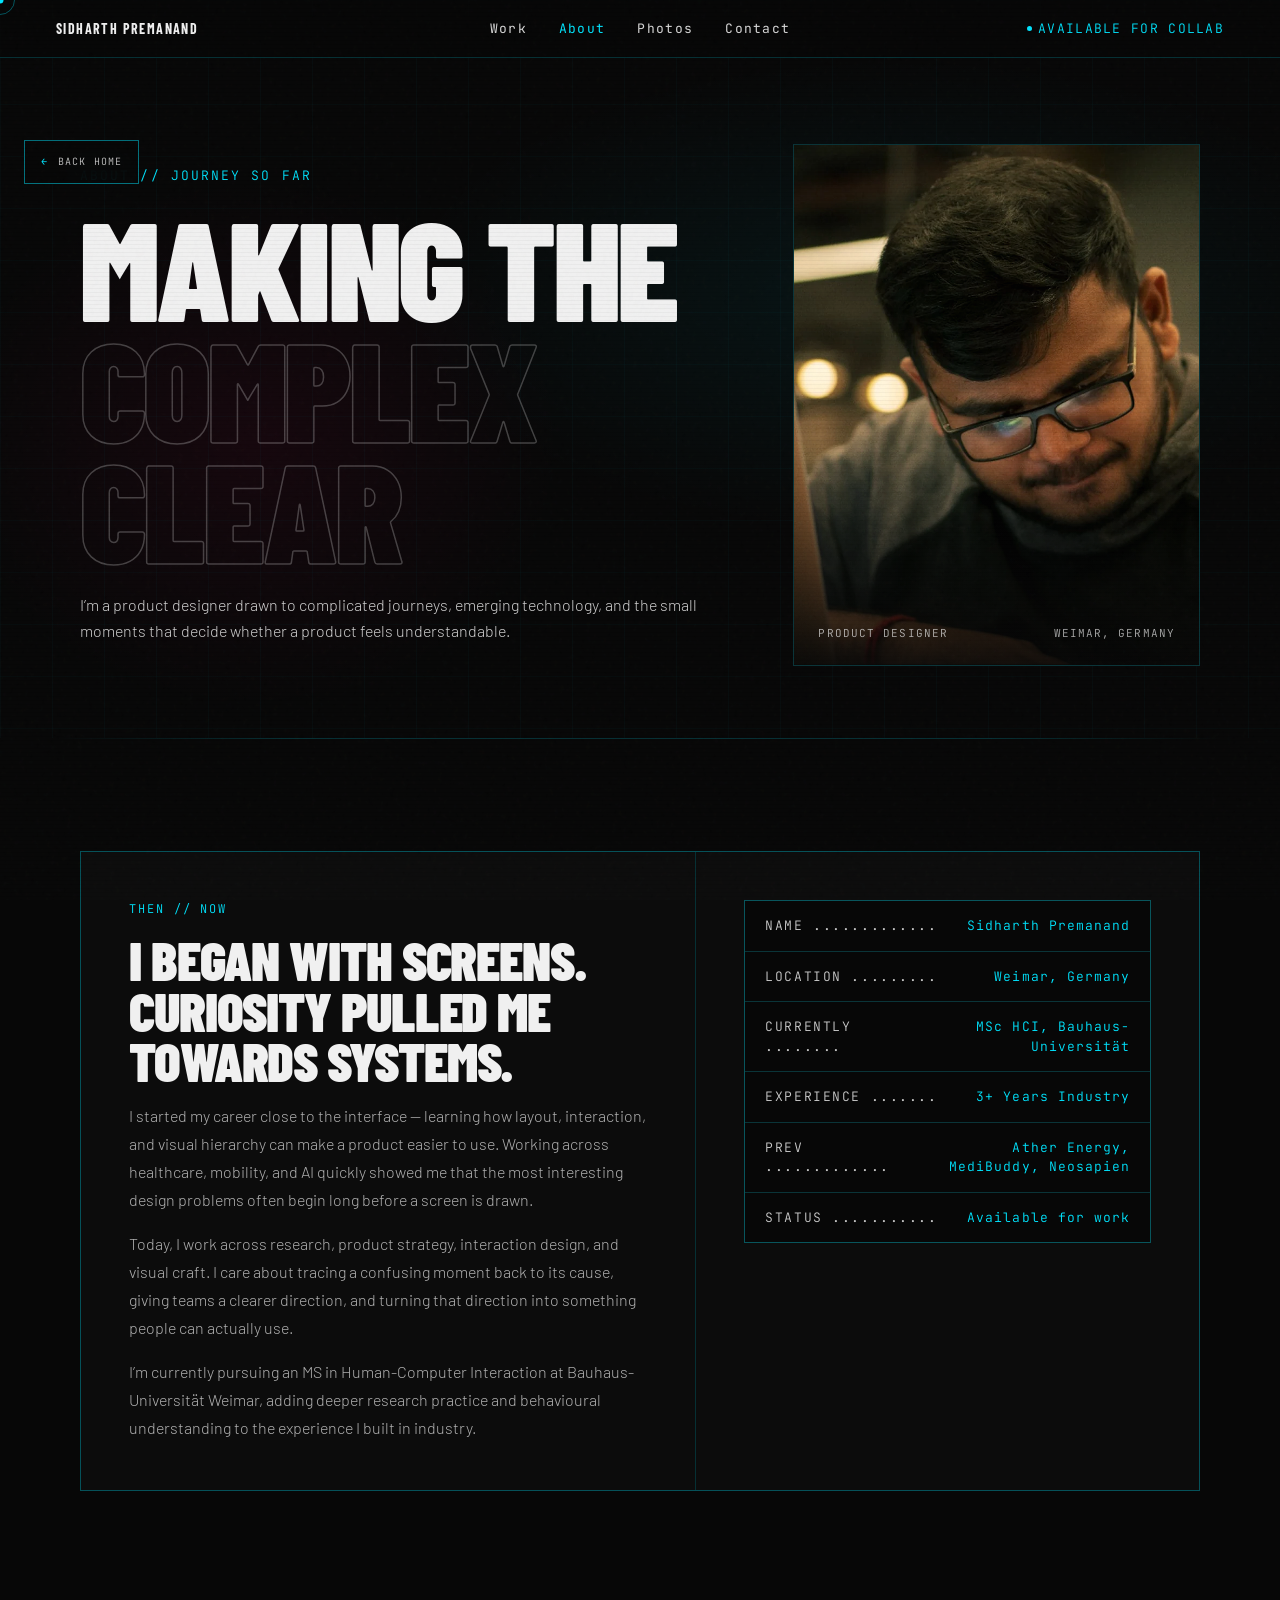
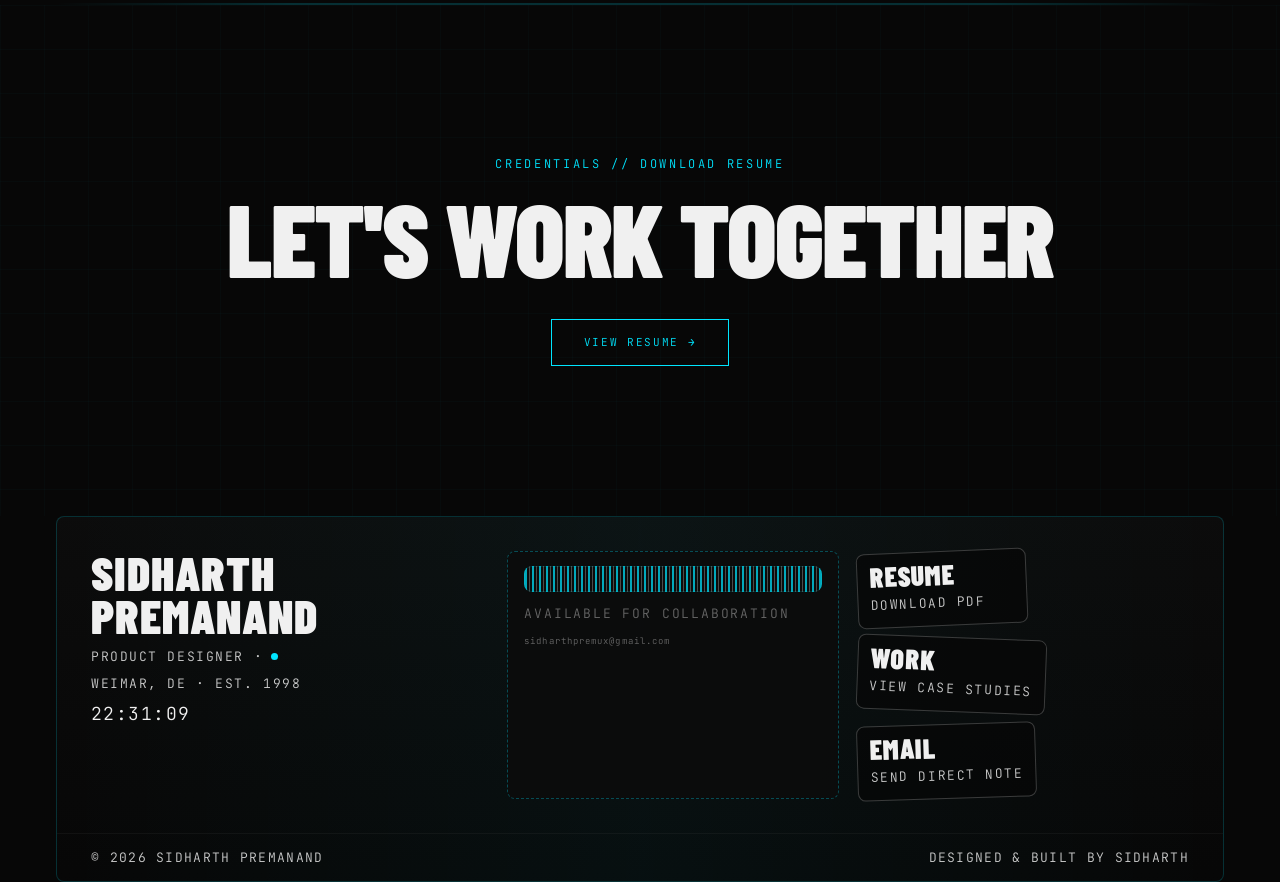
<file: about.html>
<!DOCTYPE html>
<html lang="en">
<head>
<meta charset="UTF-8"><meta name="viewport" content="width=device-width, initial-scale=1.0">
<title>ABOUT // Sidharth Premanand</title>
<meta name="description" content="Product designer focused on research, interaction design, and turning complex problems into clear solutions. 3+ years experience in mobility and healthcare.">
<meta name="author" content="Sidharth Premanand">

<!-- Open Graph -->
<meta property="og:title" content="About — Sidharth Premanand">
<meta property="og:description" content="Product designer focused on research, interaction design, and turning complex problems into clear solutions.">
<meta property="og:type" content="website">
<meta property="og:image" content="assets/images/portrait-about.webp">

<!-- Twitter Card -->
<meta name="twitter:card" content="summary_large_image">
<meta name="twitter:title" content="About — Sidharth Premanand">
<meta name="twitter:description" content="Product designer focused on research, interaction design, and turning complex problems into clear solutions.">
<meta name="twitter:image" content="assets/images/portrait-about.webp">

<!-- Favicon -->
<link rel="icon" type="image/svg+xml" href="data:image/svg+xml,%3Csvg xmlns='http://www.w3.org/2000/svg' viewBox='0 0 100 100'%3E%3Crect width='100' height='100' fill='%23070707'/%3E%3Ctext x='50' y='50' font-family='monospace' font-size='48' font-weight='bold' fill='%2300E5FF' text-anchor='middle' dominant-baseline='central'%3ESP%3C/text%3E%3C/svg%3E">
<link rel="preconnect" href="https://fonts.googleapis.com">
<link href="https://fonts.googleapis.com/css2?family=Barlow+Condensed:wght@400;600;700;900&family=JetBrains+Mono:wght@300;400;500&family=Barlow:wght@300;400;500&display=swap" rel="stylesheet">
<link rel="stylesheet" href="assets/css/styles.css?v=20260824a">
<style>
:root{--cyan:#00E5FF;--cyan-dim:rgba(0,229,255,0.10);--cyan-border:rgba(0,229,255,0.18);--white:#F0F0F0;--grey:#666;--grey-dim:#242424;--bg:#070707;--bg-card:#0c0c0c;--magenta:#FF006E}
*,*::before,*::after{box-sizing:border-box;margin:0;padding:0}::selection{background:var(--cyan);color:#000}html{scroll-behavior:smooth}
body{background:var(--bg);color:var(--white);font-family:'Barlow',sans-serif;font-weight:300;overflow-x:hidden}
#cursor-dot{position:fixed;width:7px;height:7px;background:var(--cyan);border-radius:50%;pointer-events:none;z-index:9999;transform:translate(-50%,-50%)}
#cursor-ring{position:fixed;width:30px;height:30px;border:1px solid rgba(0,229,255,0.35);border-radius:50%;pointer-events:none;z-index:9998;transform:translate(-50%,-50%);transition:width 0.3s,height 0.3s,border-color 0.3s}
body::before{content:'';position:fixed;inset:0;background-image:url("data:image/svg+xml,%3Csvg viewBox='0 0 200 200' xmlns='http://www.w3.org/2000/svg'%3E%3Cfilter id='n'%3E%3CfeTurbulence type='fractalNoise' baseFrequency='0.85' numOctaves='4' stitchTiles='stitch'/%3E%3C/filter%3E%3Crect width='100%25' height='100%25' filter='url(%23n)' opacity='0.04'/%3E%3C/svg%3E");pointer-events:none;z-index:1000;opacity:0.5}
.scanlines{position:fixed;inset:0;pointer-events:none;z-index:999;background:repeating-linear-gradient(0deg,transparent,transparent 3px,rgba(0,0,0,0.03) 3px,rgba(0,0,0,0.03) 4px)}
nav{position:fixed;top:0;left:0;right:0;padding:18px 56px;display:flex;justify-content:space-between;align-items:center;background:rgba(7,7,7,0.88);backdrop-filter:blur(16px);border-bottom:1px solid var(--cyan-border);z-index:500}
.nav-brand{font-family:'Barlow Condensed',sans-serif;font-weight:700;font-size:14px;letter-spacing:0.1em;color:var(--white);text-decoration:none;text-transform:uppercase}
.nav-center{position:absolute;left:50%;transform:translateX(-50%);display:flex;gap:32px}
.nav-link{font-family:'JetBrains Mono',monospace;font-size:10px;color:var(--grey);text-decoration:none;letter-spacing:0.1em;text-transform:uppercase;transition:color 0.2s}
.nav-link:hover,.nav-link.active{color:var(--cyan)}
.nav-right{display:flex;align-items:center;gap:20px}
.nav-status{font-family:'JetBrains Mono',monospace;font-size:9px;color:var(--cyan);display:flex;align-items:center;gap:6px;letter-spacing:0.1em}
.nav-status::before{content:'';width:5px;height:5px;background:var(--cyan);border-radius:50%;animation:blink 1.6s infinite}
.nav-back{font-family:'JetBrains Mono',monospace;font-size:10px;color:var(--grey);text-decoration:none;letter-spacing:0.1em;text-transform:uppercase;transition:color 0.2s}
.nav-back:hover{color:var(--cyan)}
@keyframes blink{0%,100%{opacity:1}50%{opacity:0.2}}
.hero{min-height:100vh;display:flex;flex-direction:column;justify-content:flex-end;padding:0 80px 100px;position:relative;overflow:hidden}
.hero-bg{position:absolute;inset:0;background:radial-gradient(ellipse 60% 50% at 70% 40%,rgba(0,229,255,0.06) 0%,transparent 65%),radial-gradient(ellipse 40% 60% at 20% 60%,rgba(255,0,110,0.06) 0%,transparent 60%)}
.hero-grid{position:absolute;inset:0;background-image:linear-gradient(rgba(0,229,255,0.025) 1px,transparent 1px),linear-gradient(90deg,rgba(0,229,255,0.025) 1px,transparent 1px);background-size:52px 52px}
.hero-label{font-family:'JetBrains Mono',monospace;font-size:9px;color:var(--cyan);letter-spacing:0.22em;margin-bottom:20px;position:relative}
.hero-title{font-family:'Barlow Condensed',sans-serif;font-weight:900;font-size:clamp(76px,11vw,144px);line-height:0.86;letter-spacing:-0.025em;text-transform:uppercase;position:relative}
.hero-title .outline{-webkit-text-stroke:1.5px rgba(240,240,240,0.25);color:transparent;display:block}
.hero-sub{font-family:'JetBrains Mono',monospace;font-size:11px;color:var(--grey);letter-spacing:0.12em;text-transform:uppercase;margin-top:24px}
.divider{height:1px;margin:0 56px;background:linear-gradient(90deg,transparent,var(--cyan-border) 20%,var(--cyan-border) 80%,transparent)}
.reveal{opacity:0;transform:translateY(26px);transition:opacity 0.7s ease,transform 0.7s ease}
.reveal.visible{opacity:1;transform:none}
.section{padding:var(--space-section-y) 80px}
.identity-grid{display:grid;grid-template-columns:1fr 1fr;gap:1px;background:var(--cyan-border);border:1px solid var(--cyan-border)}
.identity-image{background:var(--bg-card);min-height:680px;position:relative;overflow:hidden}
.identity-image img{width:100%;height:100%;object-fit:cover;object-position:top;display:block}
.identity-placeholder{position:absolute;inset:0;background:radial-gradient(ellipse 80% 70% at 50% 60%,rgba(0,229,255,0.06),transparent);display:flex;align-items:center;justify-content:center;text-align:center;padding:24px;font-family:'JetBrains Mono',monospace;font-size:10px;letter-spacing:0.12em;color:rgba(0,229,255,0.25);line-height:1.8}
.identity-body{background:var(--bg-card);padding:44px 40px;display:flex;flex-direction:column;gap:36px}
.bio-headline{font-family:'Barlow Condensed',sans-serif;font-weight:900;font-size:clamp(38px,4.3vw,62px);line-height:0.92;text-transform:uppercase;letter-spacing:-0.02em;margin-bottom:16px}
.bio-copy{font-size:15px;line-height:1.82;color:rgba(240,240,240,0.55);max-width:560px}
.bio-copy p+p{margin-top:16px}
.data-table{display:flex;flex-direction:column;gap:1px;border:1px solid var(--cyan-border);background:var(--cyan-border)}
.data-row{background:var(--bg);padding:15px 20px;display:flex;justify-content:space-between;gap:24px;align-items:center}
.data-key{font-family:'JetBrains Mono',monospace;font-size:9px;color:var(--grey);letter-spacing:0.12em;text-transform:uppercase}
.data-val{font-family:'JetBrains Mono',monospace;font-size:11px;color:var(--cyan);letter-spacing:0.08em;text-transform:uppercase;text-align:right}
.awards-grid{margin-top:42px;display:grid;grid-template-columns:1fr 1fr;gap:1px;background:var(--cyan-border);border:1px solid var(--cyan-border)}
.award-card{background:var(--bg-card);display:flex;flex-direction:column;overflow:hidden;padding:0}
.award-card-body{padding:28px 28px 32px}
.award-card-img{width:100%;height:280px;overflow:hidden;background:var(--bg);position:relative;border-bottom:1px solid var(--cyan-border)}
.award-card-img img{width:100%;height:100%;object-fit:cover;object-position:center;display:block;transition:transform 0.5s ease;position:relative;z-index:1}
.award-card:hover .award-card-img img{transform:scale(1.03)}
.award-img-placeholder{position:absolute;inset:0;z-index:0;display:flex;align-items:center;justify-content:center;flex-direction:column;gap:8px;text-align:center;font-family:'JetBrains Mono',monospace;font-size:9px;color:rgba(0,229,255,0.2);letter-spacing:0.12em;line-height:1.8;padding:20px}
.award-img-placeholder span{font-size:8px;color:rgba(0,229,255,0.15)}
.award-title{font-family:'Barlow Condensed',sans-serif;font-weight:700;font-size:22px;line-height:1.1;text-transform:uppercase;letter-spacing:0.02em;margin-bottom:10px}
.award-meta{font-family:'JetBrains Mono',monospace;font-size:9px;color:var(--grey);letter-spacing:0.12em;line-height:1.7;text-transform:uppercase}
.cta-section{padding:150px 80px;text-align:center;position:relative}
.cta-bg{position:absolute;inset:0;background-image:linear-gradient(rgba(0,229,255,0.02) 1px,transparent 1px),linear-gradient(90deg,rgba(0,229,255,0.02) 1px,transparent 1px);background-size:44px 44px;pointer-events:none}
.cta-label{font-family:'JetBrains Mono',monospace;font-size:9px;color:var(--cyan);letter-spacing:0.22em;margin-bottom:18px;position:relative}
.cta-heading{font-family:'Barlow Condensed',sans-serif;font-weight:900;font-size:clamp(48px,8vw,104px);text-transform:uppercase;line-height:0.9;letter-spacing:-0.02em;margin-bottom:36px;position:relative}
.cta-btn{display:inline-flex;align-items:center;gap:12px;padding:14px 32px;background:transparent;border:1px solid var(--cyan);color:var(--cyan);font-family:'JetBrains Mono',monospace;font-size:11px;letter-spacing:0.15em;text-decoration:none;position:relative;overflow:hidden;transition:color 0.3s}
.cta-btn::before{content:'';position:absolute;inset:0;background:var(--cyan);transform:translateX(-100%);transition:transform 0.35s ease}
.cta-btn:hover::before{transform:translateX(0)}.cta-btn:hover{color:#000}.cta-btn span{position:relative;z-index:1}
/* FOOTER */
.document-footer{margin:0 56px 0;border:1px solid var(--cyan-border);background:linear-gradient(180deg,rgba(12,12,12,0.98),rgba(7,7,7,0.98));position:relative;overflow:hidden}
.document-footer::before{content:'';position:absolute;inset:0;background:linear-gradient(90deg,transparent,rgba(0,229,255,0.04),transparent);pointer-events:none}
.footer-main{position:relative;display:grid;grid-template-columns:1.2fr 1fr 1fr;gap:18px;padding:34px}
.footer-zone-left{display:flex;flex-direction:column;gap:10px}
.footer-identity{font-family:'Barlow Condensed',sans-serif;font-weight:900;font-size:clamp(34px,4vw,48px);line-height:0.9;letter-spacing:0.02em;text-transform:uppercase;color:var(--white)}
.footer-ticket{background:rgba(12,12,12,0.86);border:1px dashed rgba(0,229,255,0.3);padding:14px 16px 16px;display:flex;flex-direction:column;gap:12px;min-height:168px}
.footer-barcode{height:26px;border:1px solid rgba(0,229,255,0.14);background:repeating-linear-gradient(90deg,rgba(0,229,255,0.72) 0 2px,transparent 2px 4px,rgba(240,240,240,0.28) 4px 5px,transparent 5px 7px)}
.footer-ticket-label{font-family:'JetBrains Mono',monospace;font-size:9px;color:var(--grey);letter-spacing:0.14em;text-transform:uppercase}
.footer-ticket>a[href^="mailto:"]{font-family:'JetBrains Mono',monospace;font-size:9px;color:var(--grey);letter-spacing:0.12em;text-decoration:none;text-transform:none;transition:color 0.2s}
.footer-ticket>a[href^="mailto:"]:hover{color:var(--cyan)}
.footer-stamps{display:flex;flex-wrap:wrap;align-content:flex-start;gap:12px}
.footer-stamp{border:1px solid rgba(240,240,240,0.22);background:rgba(7,7,7,0.65);padding:10px 12px 12px;text-decoration:none;display:flex;flex-direction:column;min-width:170px;transition:border-color 0.2s ease,transform 0.2s ease}
.footer-stamp:nth-child(1){transform:rotate(-2.4deg)}
.footer-stamp:nth-child(2){transform:rotate(2.2deg)}
.footer-stamp:nth-child(3){transform:rotate(-1.8deg)}
.footer-stamp:hover{border-color:var(--cyan);transform:rotate(0deg)}
.footer-stamp-name{font-family:'Barlow Condensed',sans-serif;font-weight:900;font-size:28px;line-height:0.9;letter-spacing:0.03em;color:var(--white);text-transform:uppercase}
.footer-stamp-sub{margin-top:6px;font-family:'JetBrains Mono',monospace;font-size:9px;letter-spacing:0.12em;color:var(--grey);text-transform:uppercase}
.footer-bottom{position:relative;border-top:1px solid rgba(255,255,255,0.04);display:flex;justify-content:space-between;align-items:center;gap:10px;padding:14px 34px}
.footer-bottom-copy{font-family:'JetBrains Mono',monospace;font-size:9px;color:var(--grey);letter-spacing:0.1em;text-transform:uppercase}
@media (max-width:1100px){.identity-grid,.awards-grid{grid-template-columns:1fr}.footer-main{grid-template-columns:1fr;gap:14px}.footer-stamps{display:grid;grid-template-columns:repeat(3,minmax(0,1fr))}.footer-stamp{min-width:0}}
@media (max-width:760px){nav{padding:14px 22px}.nav-center{display:none}.hero,.section,.cta-section{padding-left:24px;padding-right:24px}.divider{margin:0 24px}.document-footer{margin:0 24px}.footer-main{padding:22px}.footer-bottom{padding:12px 22px;flex-direction:column;align-items:flex-start}.footer-stamps{grid-template-columns:1fr}.footer-identity{font-size:36px}}
.about-page .hero{min-height:88svh;display:grid;grid-template-columns:minmax(0,1.15fr) minmax(320px,.72fr);align-items:center;gap:64px;padding:144px 80px 80px}
.about-hero-copy{position:relative;z-index:2}
.about-hero-visual{position:relative;z-index:2;align-self:stretch;min-height:520px;border:1px solid var(--cyan-border);overflow:hidden;background:var(--bg-card)}
.about-hero-visual img{width:100%;height:100%;display:block;object-fit:cover;object-position:center 18%;filter:saturate(.8) contrast(1.04)}
.about-hero-visual::after{content:'';position:absolute;inset:auto 0 0;height:42%;background:linear-gradient(transparent,rgba(7,7,7,.92));pointer-events:none}
.about-hero-caption{position:absolute;z-index:2;left:24px;right:24px;bottom:24px;display:flex;justify-content:space-between;gap:16px;color:rgba(240,240,240,.72);font-family:'JetBrains Mono',monospace;font-size:11px;line-height:1.5;letter-spacing:.1em;text-transform:uppercase}
.about-page .hero-sub{max-width:620px;color:rgba(240,240,240,.7);font-family:'Barlow',sans-serif;font-size:17px;line-height:1.65;letter-spacing:0;text-transform:none}
.about-page .section{padding-top:112px;padding-bottom:112px}
.about-page .identity-grid{grid-template-columns:minmax(0,1.1fr) minmax(320px,.9fr);gap:1px}
.about-page .identity-body{min-height:100%;padding:48px;justify-content:space-between}
.journey-kicker{margin-bottom:16px;color:var(--cyan);font-family:'JetBrains Mono',monospace;font-size:12px;letter-spacing:.16em;text-transform:uppercase}
.journey-copy{color:rgba(240,240,240,.72);font-size:16px;line-height:1.75;max-width:60ch}
.journey-copy p+p{margin-top:16px}
.recognition-heading{margin:16px 0 40px;font-family:'Barlow Condensed',sans-serif;font-size:clamp(48px,6vw,80px);font-weight:900;line-height:.9;text-transform:uppercase}
.about-page .awards-grid{margin-top:0}
.about-page .award-card{min-height:240px;padding:32px;justify-content:space-between;border-top:2px solid transparent;transition:border-color .25s,background .25s}
.about-page .award-card:hover{border-top-color:var(--cyan);background:var(--bg-raised)}
.about-page .award-card-body{padding:0}
.award-year{color:var(--cyan);font-family:'JetBrains Mono',monospace;font-size:12px;letter-spacing:.14em}
@media(max-width:980px){.about-page .hero{grid-template-columns:1fr;gap:40px}.about-hero-visual{min-height:480px}.about-page .identity-grid{grid-template-columns:1fr}}
@media(max-width:760px){.about-page .hero{padding:120px 24px 64px!important;gap:32px!important}.about-hero-visual{min-height:400px}.about-hero-caption{left:16px;right:16px;bottom:16px;display:block;font-size:10px}.about-hero-caption span:last-child{display:block;margin-top:8px}.about-page .section{padding-top:80px!important;padding-bottom:80px!important}.about-page .identity-body{padding:32px 24px}.recognition-heading{margin-bottom:32px}.about-page .award-card{min-height:200px;padding:24px}}
::-webkit-scrollbar{width:2px}::-webkit-scrollbar-track{background:transparent}::-webkit-scrollbar-thumb{background:var(--cyan-border)}
</style>
</head>
<body class="about-page">
<div id="cursor-dot"></div><div id="cursor-ring"></div><div class="scanlines"></div>
<nav>
  <a href="index.html#" class="nav-brand">Sidharth Premanand</a>
  <div class="nav-center">
    <a href="index.html#missions" class="nav-link">Work</a>
    <a href="about.html" class="nav-link active">About</a>
    <a href="photos.html" class="nav-link">Photos</a>
    <a href="index.html#contact" class="nav-link">Contact</a>
  </div>
  <div class="nav-right">
    <div class="nav-status">AVAILABLE FOR COLLAB</div>
  </div>
</nav>
<a href="index.html" class="page-return">Back home</a>

<section class="hero">
  <div class="hero-bg"></div><div class="hero-grid"></div>
  <div class="about-hero-copy">
    <div class="hero-label">ABOUT // JOURNEY SO FAR</div>
    <h1 class="hero-title">MAKING THE<br><span class="outline">COMPLEX CLEAR</span></h1>
    <p class="hero-sub">I’m a product designer drawn to complicated journeys, emerging technology, and the small moments that decide whether a product feels understandable.</p>
  </div>
  <figure class="about-hero-visual">
    <img src="assets/images/portrait-about.webp" alt="Sidharth Premanand portrait" fetchpriority="high">
    <figcaption class="about-hero-caption"><span>PRODUCT DESIGNER</span><span>WEIMAR, GERMANY</span></figcaption>
  </figure>
</section>

<div class="divider"></div>

<section class="section reveal">
  <div class="identity-grid">
    <div class="identity-body">
      <div>
        <div class="journey-kicker">THEN // NOW</div>
        <h2 class="bio-headline">I began with screens.<br>Curiosity pulled me<br>towards systems.</h2>
        <div class="journey-copy">
          <p>I started my career close to the interface — learning how layout, interaction, and visual hierarchy can make a product easier to use. Working across healthcare, mobility, and AI quickly showed me that the most interesting design problems often begin long before a screen is drawn.</p>
          <p>Today, I work across research, product strategy, interaction design, and visual craft. I care about tracing a confusing moment back to its cause, giving teams a clearer direction, and turning that direction into something people can actually use.</p>
          <p>I’m currently pursuing an MS in Human-Computer Interaction at Bauhaus-Universität Weimar, adding deeper research practice and behavioural understanding to the experience I built in industry.</p>
        </div>
      </div>
    </div>
    <div class="identity-body">
      <div class="data-table">
        <div class="data-row"><span class="data-key">NAME .............</span><span class="data-val">Sidharth Premanand</span></div>
        <div class="data-row"><span class="data-key">LOCATION .........</span><span class="data-val">Weimar, Germany</span></div>
        <div class="data-row"><span class="data-key">CURRENTLY ........</span><span class="data-val">MSc HCI, Bauhaus-Universität</span></div>
        <div class="data-row"><span class="data-key">EXPERIENCE .......</span><span class="data-val">3+ Years Industry</span></div>
        <div class="data-row"><span class="data-key">PREV .............</span><span class="data-val">Ather Energy, MediBuddy, Neosapien</span></div>
        <div class="data-row"><span class="data-key">STATUS ...........</span><span class="data-val">Available for work</span></div>
      </div>
    </div>
  </div>
</section>

<div class="divider"></div>

<div class="divider"></div>

<section class="cta-section reveal">
  <div class="cta-bg"></div>
  <div class="cta-label">CREDENTIALS // DOWNLOAD RESUME</div>
  <h2 class="cta-heading">LET'S WORK TOGETHER</h2>
  <a href="assets/docs/resume.pdf" class="cta-btn" target="_blank" rel="noopener noreferrer"><span>VIEW RESUME →</span></a>
</section>

<footer class="document-footer">
  <div class="footer-main">
    <div class="footer-zone-left">
      <div class="footer-identity">SIDHARTH PREMANAND</div>
      <div class="footer-meta footer-meta--identity">
        PRODUCT DESIGNER · <span class="footer-city-dot"></span> WEIMAR, DE · EST. 1998
      </div>
      <div class="footer-clock" id="footer-time">--:--:--</div>
    </div>
    <div class="footer-ticket">
      <div class="footer-barcode" aria-hidden="true"></div>
      <div class="footer-ticket-label">AVAILABLE FOR COLLABORATION</div>
      <a href="mailto:sidharthpremux@gmail.com">sidharthpremux@gmail.com</a>
    </div>
    <div class="footer-stamps">
      <a class="footer-stamp" href="assets/docs/Resume.pdf" target="_blank" rel="noopener noreferrer">
        <span class="footer-stamp-name">RESUME</span>
        <span class="footer-stamp-sub">DOWNLOAD PDF</span>
      </a>
      <a class="footer-stamp" href="index.html#missions">
        <span class="footer-stamp-name">WORK</span>
        <span class="footer-stamp-sub">VIEW CASE STUDIES</span>
      </a>
      <a class="footer-stamp" href="mailto:sidharthpremux@gmail.com">
        <span class="footer-stamp-name">EMAIL</span>
        <span class="footer-stamp-sub">SEND DIRECT NOTE</span>
      </a>
    </div>
  </div>
  <div class="footer-bottom">
    <div class="footer-bottom-copy">© <span data-current-year>2026</span> SIDHARTH PREMANAND</div>
    <div class="footer-bottom-copy">DESIGNED &amp; BUILT BY SIDHARTH</div>
  </div>
</footer>

<script src="assets/js/main.js?v=20260824a"></script>
<script>
const dot=document.getElementById('cursor-dot'),ring=document.getElementById('cursor-ring');
if(dot&&ring){
  document.body.classList.add('has-custom-cursor');
  let rx=0,ry=0,mx=0,my=0;
  document.addEventListener('mousemove',e=>{mx=e.clientX;my=e.clientY;dot.style.left=e.clientX+'px';dot.style.top=e.clientY+'px'});
  (function l(){rx+=(mx-rx)*0.1;ry+=(my-ry)*0.1;ring.style.left=rx+'px';ring.style.top=ry+'px';requestAnimationFrame(l)})();
  document.addEventListener('mouseover',e=>{
    if(e.target.closest('a,button,.award-card')){
      ring.style.width='44px';ring.style.height='44px';ring.style.borderColor='rgba(0,229,255,0.65)';
    }else{ring.style.width='30px';ring.style.height='30px';ring.style.borderColor='rgba(0,229,255,0.35)'}
  });
}

const revealObserver=new IntersectionObserver(entries=>{
  entries.forEach(entry=>{if(entry.isIntersecting)entry.target.classList.add('visible')});
},{threshold:0.12});
document.querySelectorAll('.reveal').forEach(el=>revealObserver.observe(el));

</script>
</body>
</html>
</file>
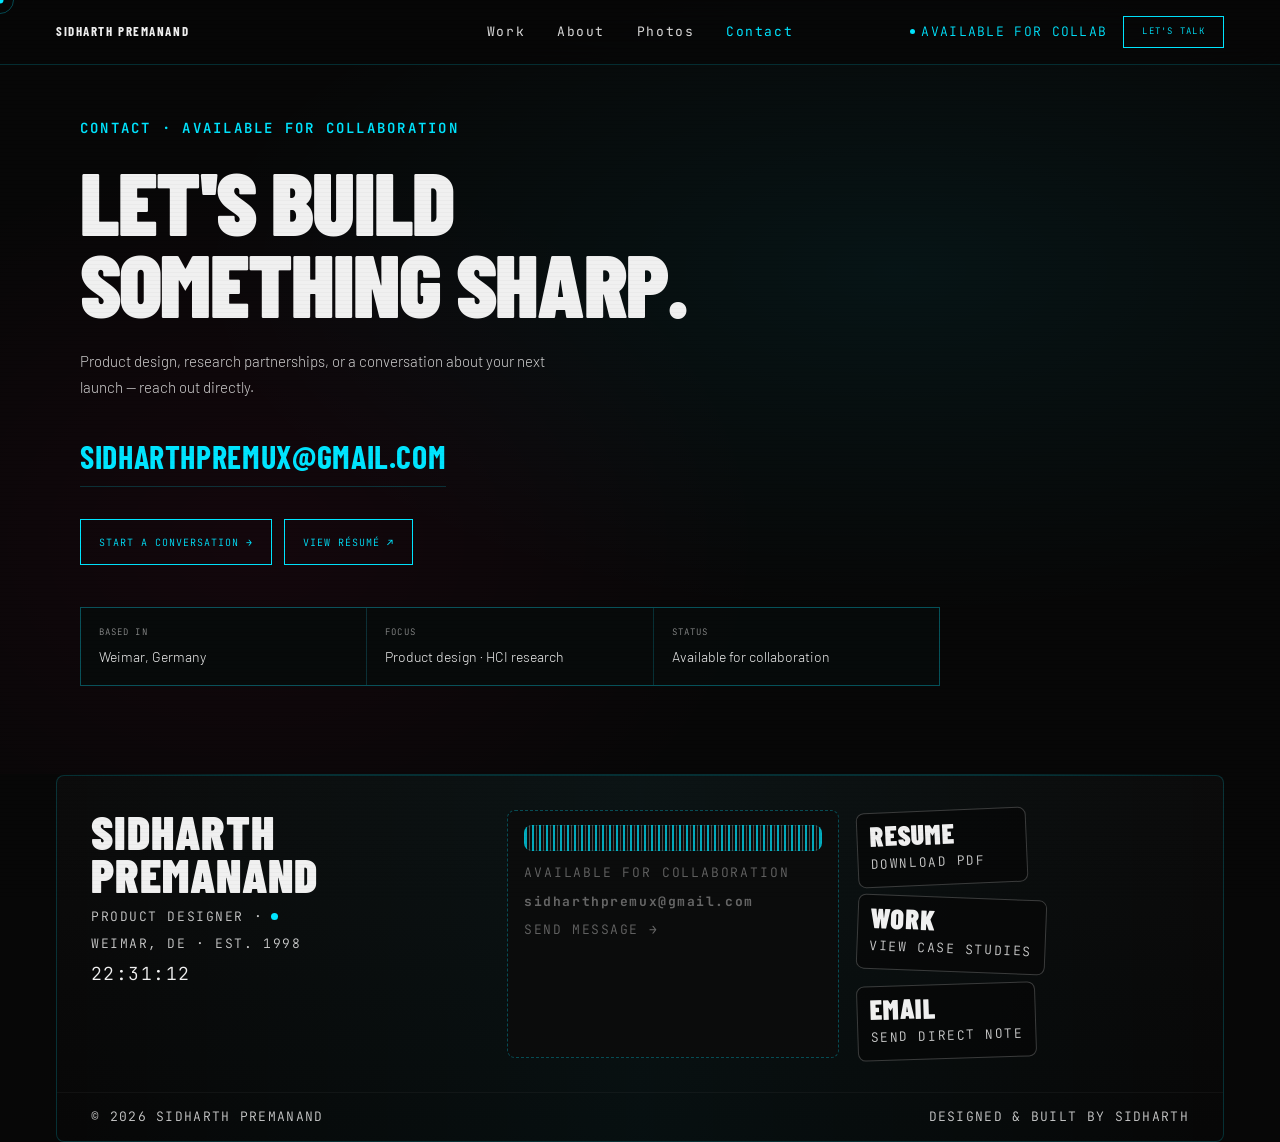
<file: contact.html>
<!DOCTYPE html>
<html lang="en">
<head>
<meta charset="UTF-8">
<meta name="viewport" content="width=device-width, initial-scale=1.0">
<title>CONTACT // Sidharth Premanand</title>
<meta name="description" content="Get in touch for product design opportunities, research partnerships, or collaboration. Currently open to internships and full-time roles in Germany.">
<meta name="author" content="Sidharth Premanand">

<!-- Open Graph -->
<meta property="og:title" content="Contact — Sidharth Premanand">
<meta property="og:description" content="Get in touch for product design opportunities, research partnerships, or collaboration.">
<meta property="og:type" content="website">

<!-- Twitter Card -->
<meta name="twitter:card" content="summary">
<meta name="twitter:title" content="Contact — Sidharth Premanand">
<meta name="twitter:description" content="Get in touch for product design opportunities, research partnerships, or collaboration.">

<!-- Favicon -->
<link rel="icon" type="image/svg+xml" href="data:image/svg+xml,%3Csvg xmlns='http://www.w3.org/2000/svg' viewBox='0 0 100 100'%3E%3Crect width='100' height='100' fill='%23070707'/%3E%3Ctext x='50' y='50' font-family='monospace' font-size='48' font-weight='bold' fill='%2300E5FF' text-anchor='middle' dominant-baseline='central'%3ESP%3C/text%3E%3C/svg%3E">
<link rel="preconnect" href="https://fonts.googleapis.com">
<link href="https://fonts.googleapis.com/css2?family=Barlow+Condensed:wght@400;600;700;900&family=JetBrains+Mono:wght@300;400;500&family=Barlow:wght@300;400;500&display=swap" rel="stylesheet">
<link rel="stylesheet" href="assets/css/styles.css?v=20260824a">
<style>
:root{--cyan:#00E5FF;--cyan-border:rgba(0,229,255,0.18);--white:#F0F0F0;--grey:#666;--grey-dim:#242424;--bg:#070707;--bg-card:#0c0c0c}
*,*::before,*::after{box-sizing:border-box;margin:0;padding:0}::selection{background:var(--cyan);color:#000}html{scroll-behavior:smooth}
body{background:var(--bg);color:var(--white);font-family:'Barlow',sans-serif;font-weight:300;overflow-x:hidden}
#cursor-dot{position:fixed;width:7px;height:7px;background:var(--cyan);border-radius:50%;pointer-events:none;z-index:9999;transform:translate(-50%,-50%)}
#cursor-ring{position:fixed;width:28px;height:28px;border:1px solid rgba(0,229,255,0.3);border-radius:50%;pointer-events:none;z-index:9998;transform:translate(-50%,-50%);transition:width 0.25s,height 0.25s,border-color 0.25s}
.scanlines{position:fixed;inset:0;pointer-events:none;z-index:999;background:repeating-linear-gradient(0deg,transparent,transparent 3px,rgba(0,0,0,0.025) 3px,rgba(0,0,0,0.025) 4px)}
nav{position:fixed;top:0;left:0;right:0;padding:16px 56px;display:flex;justify-content:space-between;align-items:center;background:rgba(7,7,7,0.9);backdrop-filter:blur(18px);border-bottom:1px solid var(--cyan-border);z-index:500}
.nav-brand{font-family:'Barlow Condensed',sans-serif;font-weight:700;font-size:13px;letter-spacing:0.12em;color:var(--white);text-decoration:none;text-transform:uppercase}
.nav-center{position:absolute;left:50%;transform:translateX(-50%);display:flex;align-items:center;gap:32px}
.nav-link{font-family:'JetBrains Mono',monospace;font-size:9px;color:var(--grey);text-decoration:none;letter-spacing:0.12em;text-transform:uppercase;transition:color 0.2s;position:relative}
.nav-link:hover,.nav-link.active{color:var(--cyan)}
.nav-right{display:flex;align-items:center;gap:16px}
.nav-status{font-family:'JetBrains Mono',monospace;font-size:9px;color:var(--cyan);display:flex;align-items:center;gap:6px;letter-spacing:0.1em}
.nav-status::before{content:'';width:5px;height:5px;background:var(--cyan);border-radius:50%;animation:blink 1.6s infinite}
.nav-cta{font-family:'JetBrains Mono',monospace;font-size:9px;color:var(--cyan);letter-spacing:0.14em;text-transform:uppercase;text-decoration:none;padding:8px 18px;border:1px solid var(--cyan);position:relative;overflow:hidden;transition:color 0.3s}
.nav-cta:hover{color:#000;background:var(--cyan)}
@keyframes blink{0%,100%{opacity:1}50%{opacity:0.2}}
.reveal{opacity:0;transform:translateY(24px);transition:opacity 0.65s ease,transform 0.65s ease}.reveal.visible{opacity:1;transform:none}
.contact-main{min-height:100vh;padding:140px 80px 100px;position:relative}
.contact-bg{position:absolute;inset:0;background:radial-gradient(ellipse 55% 45% at 70% 35%,rgba(0,229,255,0.06),transparent),radial-gradient(ellipse 40% 50% at 20% 70%,rgba(255,0,110,0.05),transparent);pointer-events:none}
.contact-inner{position:relative;max-width:560px}
.contact-heading{font-family:'Barlow Condensed',sans-serif;font-weight:900;font-size:clamp(48px,7vw,96px);line-height:0.92;text-transform:uppercase;letter-spacing:-0.02em}
.contact-body{margin-top:24px;font-size:15px;line-height:1.75;color:rgba(240,240,240,0.5);max-width:480px}
.contact-mail{display:inline-flex;margin-top:32px;font-family:'Barlow Condensed',sans-serif;font-weight:700;font-size:clamp(22px,3vw,32px);color:var(--cyan);text-decoration:none;text-transform:uppercase;letter-spacing:0.02em;border-bottom:1px solid var(--cyan-border);padding-bottom:6px;transition:border-color 0.2s,color 0.2s}
.contact-mail:hover{border-color:var(--cyan);color:var(--white)}
.divider{height:1px;margin:0 56px;background:linear-gradient(90deg,transparent,var(--cyan-border) 20%,var(--cyan-border) 80%,transparent)}
.document-footer{margin:0 56px 0;border:1px solid var(--cyan-border);background:linear-gradient(180deg,rgba(12,12,12,0.98),rgba(7,7,7,0.98));position:relative;overflow:hidden}
.document-footer::before{content:'';position:absolute;inset:0;background:linear-gradient(90deg,transparent,rgba(0,229,255,0.04),transparent);pointer-events:none}
.footer-main{position:relative;display:grid;grid-template-columns:1.2fr 1fr 1fr;gap:18px;padding:34px}
.footer-zone-left{display:flex;flex-direction:column;gap:10px}
.footer-identity{font-family:'Barlow Condensed',sans-serif;font-weight:900;font-size:clamp(34px,4vw,48px);line-height:0.9;letter-spacing:0.02em;text-transform:uppercase;color:var(--white)}
.footer-ticket{background:rgba(12,12,12,0.86);border:1px dashed rgba(0,229,255,0.3);padding:14px 16px 16px;display:flex;flex-direction:column;gap:12px;min-height:168px}
.footer-barcode{height:26px;border:1px solid rgba(0,229,255,0.14);background:repeating-linear-gradient(90deg,rgba(0,229,255,0.72) 0 2px,transparent 2px 4px,rgba(240,240,240,0.28) 4px 5px,transparent 5px 7px)}
.footer-ticket-label{font-family:'JetBrains Mono',monospace;font-size:9px;color:var(--grey);letter-spacing:0.14em;text-transform:uppercase}
.footer-email{font-family:'Barlow Condensed',sans-serif;font-weight:700;font-size:24px;line-height:1;text-transform:uppercase;color:var(--white);text-decoration:none;transition:color 0.2s}
.footer-email:hover{color:var(--cyan)}
.footer-ticket-link{font-family:'JetBrains Mono',monospace;font-size:10px;color:var(--cyan);letter-spacing:0.14em;text-transform:uppercase;text-decoration:none;display:inline-flex;align-items:center;gap:8px;width:fit-content}
.footer-ticket-link:hover{gap:12px}
.footer-stamps{display:flex;flex-wrap:wrap;align-content:flex-start;gap:12px}
.footer-stamp{border:1px solid rgba(240,240,240,0.22);background:rgba(7,7,7,0.65);padding:10px 12px 12px;text-decoration:none;display:flex;flex-direction:column;min-width:170px;transition:border-color 0.2s ease,transform 0.2s ease}
.footer-stamp:nth-child(1){transform:rotate(-2.4deg)}
.footer-stamp:nth-child(2){transform:rotate(2.2deg)}
.footer-stamp:nth-child(3){transform:rotate(-1.8deg)}
.footer-stamp:hover{border-color:var(--cyan);transform:rotate(0deg)}
.footer-stamp-name{font-family:'Barlow Condensed',sans-serif;font-weight:900;font-size:28px;line-height:0.9;letter-spacing:0.03em;color:var(--white);text-transform:uppercase}
.footer-stamp-sub{margin-top:6px;font-family:'JetBrains Mono',monospace;font-size:9px;letter-spacing:0.12em;color:var(--grey);text-transform:uppercase}
.footer-bottom{position:relative;border-top:1px solid rgba(255,255,255,0.04);display:flex;justify-content:space-between;align-items:center;gap:10px;padding:14px 34px}
.footer-bottom-copy{font-family:'JetBrains Mono',monospace;font-size:9px;color:var(--grey);letter-spacing:0.1em;text-transform:uppercase}
@media (max-width:760px){nav{padding:14px 22px}.nav-center{display:none}.contact-main{padding:120px 24px 80px}.document-footer{margin:0 24px}.footer-main{grid-template-columns:1fr}.footer-stamps{grid-template-columns:1fr;display:grid}}
::-webkit-scrollbar{width:2px}::-webkit-scrollbar-track{background:transparent}::-webkit-scrollbar-thumb{background:var(--cyan-border)}
</style>
</head>
<body class="contact-page">
<div id="cursor-dot"></div>
<div id="cursor-ring"></div>
<div class="scanlines"></div>

<nav id="nav">
  <a href="index.html" class="nav-brand">Sidharth Premanand</a>
  <div class="nav-center">
    <a href="index.html" class="nav-link">Work</a>
    <a href="about.html" class="nav-link">About</a>
    <a href="photos.html" class="nav-link">Photos</a>
    <a href="contact.html" class="nav-link active">Contact</a>
  </div>
  <div class="nav-right">
    <div class="nav-status">AVAILABLE FOR COLLAB</div>
    <a href="mailto:sidharthpremux@gmail.com" class="nav-cta"><span>LET'S TALK</span></a>
  </div>
</nav>

<main class="contact-main reveal">
  <div class="contact-bg"></div>
  <div class="contact-inner">
    <div class="section-stack">
      <div class="section-label">CONTACT · AVAILABLE FOR COLLABORATION</div>
      <h1 class="contact-heading">Let's build<br>something sharp.</h1>
    </div>
    <p class="contact-body">Product design, research partnerships, or a conversation about your next launch — reach out directly.</p>
    <a class="contact-mail" href="mailto:sidharthpremux@gmail.com">sidharthpremux@gmail.com</a>
    <div class="contact-actions" aria-label="Contact actions">
      <a class="contact-action contact-action-primary" href="mailto:sidharthpremux@gmail.com">START A CONVERSATION →</a>
      <a class="contact-action" href="assets/docs/Resume.pdf" target="_blank" rel="noopener noreferrer">VIEW RÉSUMÉ ↗</a>
    </div>
    <dl class="contact-details">
      <div><dt>BASED IN</dt><dd>Weimar, Germany</dd></div>
      <div><dt>FOCUS</dt><dd>Product design · HCI research</dd></div>
      <div><dt>STATUS</dt><dd>Available for collaboration</dd></div>
    </dl>
  </div>
</main>

<div class="divider"></div>

<footer class="document-footer">
  <div class="footer-main">
    <div class="footer-zone-left">
      <div class="footer-identity">SIDHARTH PREMANAND</div>
      <div class="footer-meta footer-meta--identity">
        PRODUCT DESIGNER · <span class="footer-city-dot"></span> WEIMAR, DE · EST. 1998
      </div>
      <div class="footer-clock" id="footer-time">--:--:--</div>
    </div>
    <div class="footer-ticket">
      <div class="footer-barcode" aria-hidden="true"></div>
      <div class="footer-ticket-label">AVAILABLE FOR COLLABORATION</div>
      <a class="footer-email" href="mailto:sidharthpremux@gmail.com">sidharthpremux@gmail.com</a>
      <a class="footer-ticket-link" href="mailto:sidharthpremux@gmail.com">SEND MESSAGE →</a>
    </div>
    <div class="footer-stamps">
      <a class="footer-stamp" href="assets/docs/Resume.pdf" target="_blank" rel="noopener noreferrer">
        <span class="footer-stamp-name">RESUME</span>
        <span class="footer-stamp-sub">DOWNLOAD PDF</span>
      </a>
      <a class="footer-stamp" href="index.html#missions">
        <span class="footer-stamp-name">WORK</span>
        <span class="footer-stamp-sub">VIEW CASE STUDIES</span>
      </a>
      <a class="footer-stamp" href="mailto:sidharthpremux@gmail.com">
        <span class="footer-stamp-name">EMAIL</span>
        <span class="footer-stamp-sub">SEND DIRECT NOTE</span>
      </a>
    </div>
  </div>
  <div class="footer-bottom">
    <div class="footer-bottom-copy">© <span data-current-year>2026</span> SIDHARTH PREMANAND</div>
    <div class="footer-bottom-copy">DESIGNED &amp; BUILT BY SIDHARTH</div>
  </div>
</footer>

<script src="assets/js/main.js?v=20260824a"></script>
<script>
const dot=document.getElementById('cursor-dot'),ring=document.getElementById('cursor-ring');
if(dot&&ring){
  document.body.classList.add('has-custom-cursor');
  let rx=0,ry=0,mx=0,my=0;
  document.addEventListener('mousemove',e=>{mx=e.clientX;my=e.clientY;dot.style.left=e.clientX+'px';dot.style.top=e.clientY+'px'});
  (function l(){rx+=(mx-rx)*0.1;ry+=(my-ry)*0.1;ring.style.left=rx+'px';ring.style.top=ry+'px';requestAnimationFrame(l)})();
  document.addEventListener('mouseover',e=>{
    if(e.target.closest('a,button')){
      ring.style.width='44px';ring.style.height='44px';ring.style.borderColor='rgba(0,229,255,0.65)';
    }else{ring.style.width='28px';ring.style.height='28px';ring.style.borderColor='rgba(0,229,255,0.3)'}
  });
}
new IntersectionObserver(entries=>{
  entries.forEach(e=>{if(e.isIntersecting)setTimeout(()=>e.target.classList.add('visible'),60)});
},{threshold:0.08}).observe(document.querySelector('.reveal'));
</script>
</body>
</html>
</file>
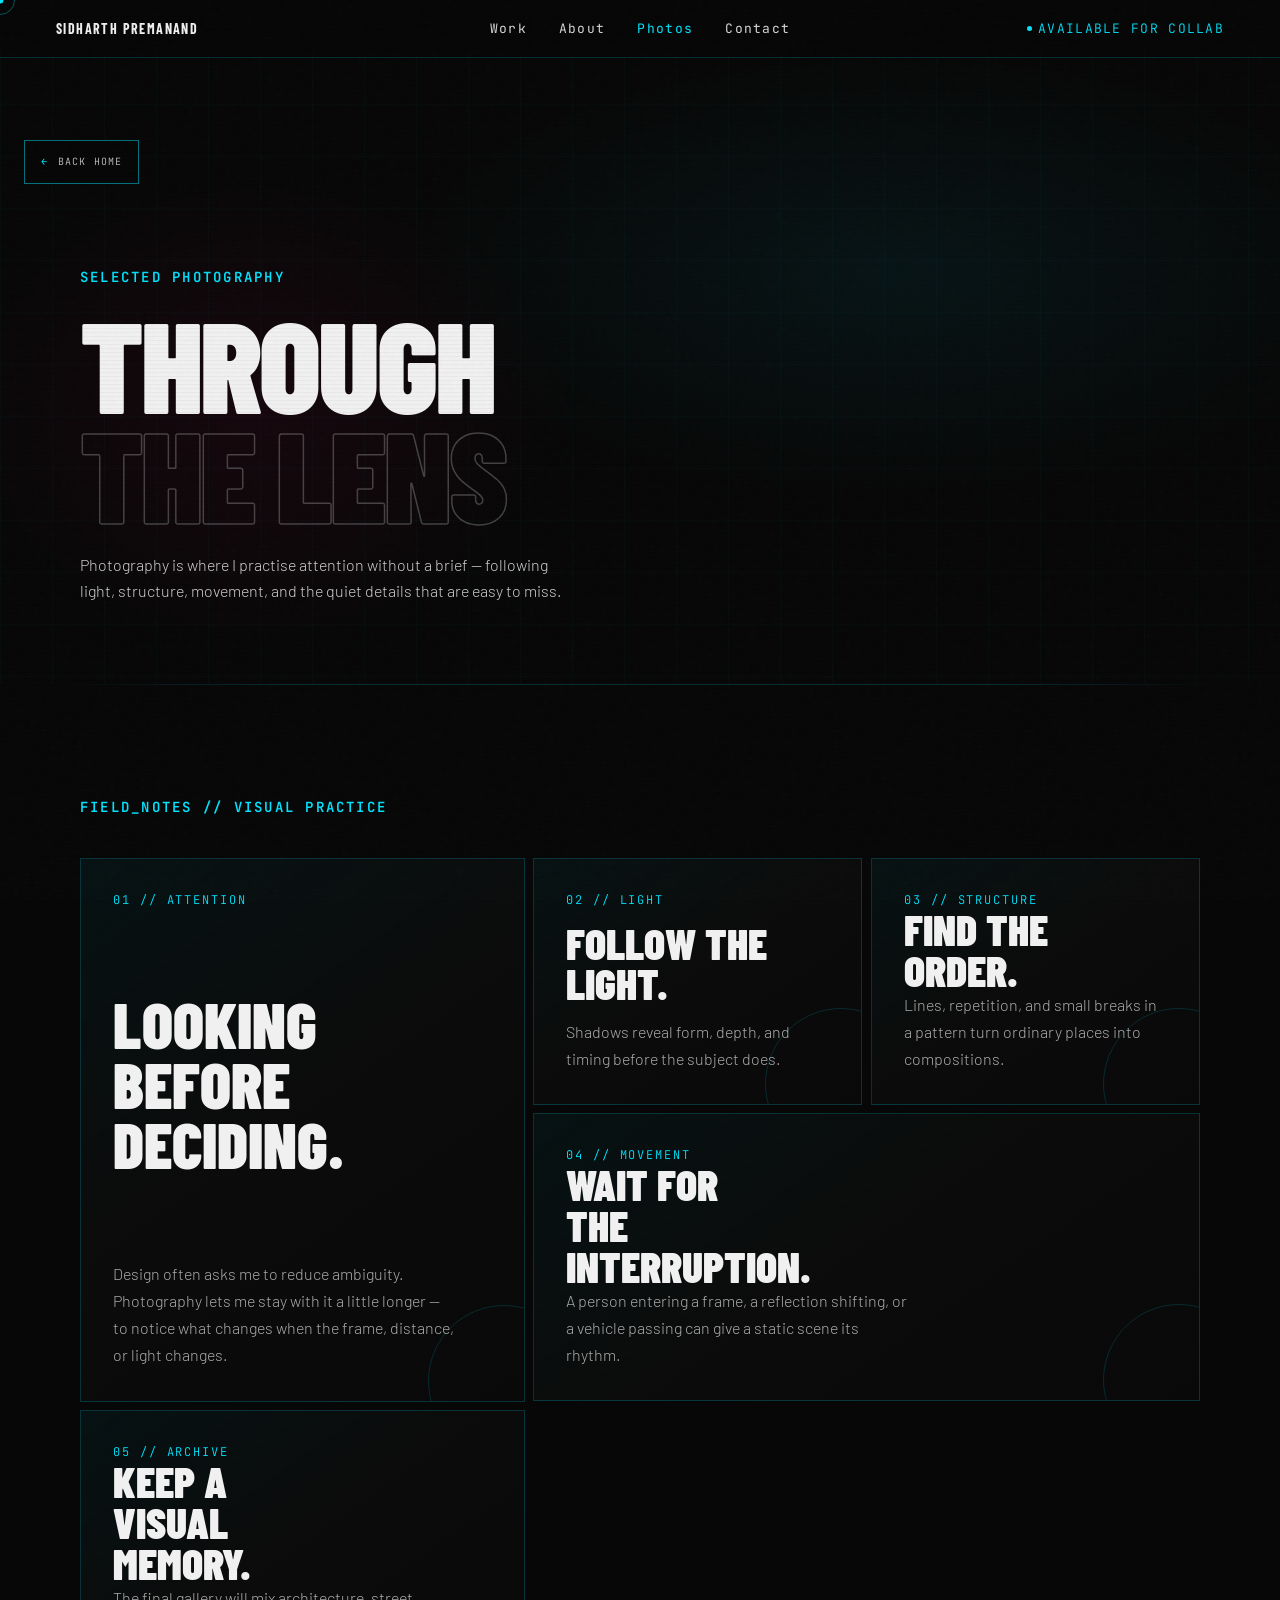
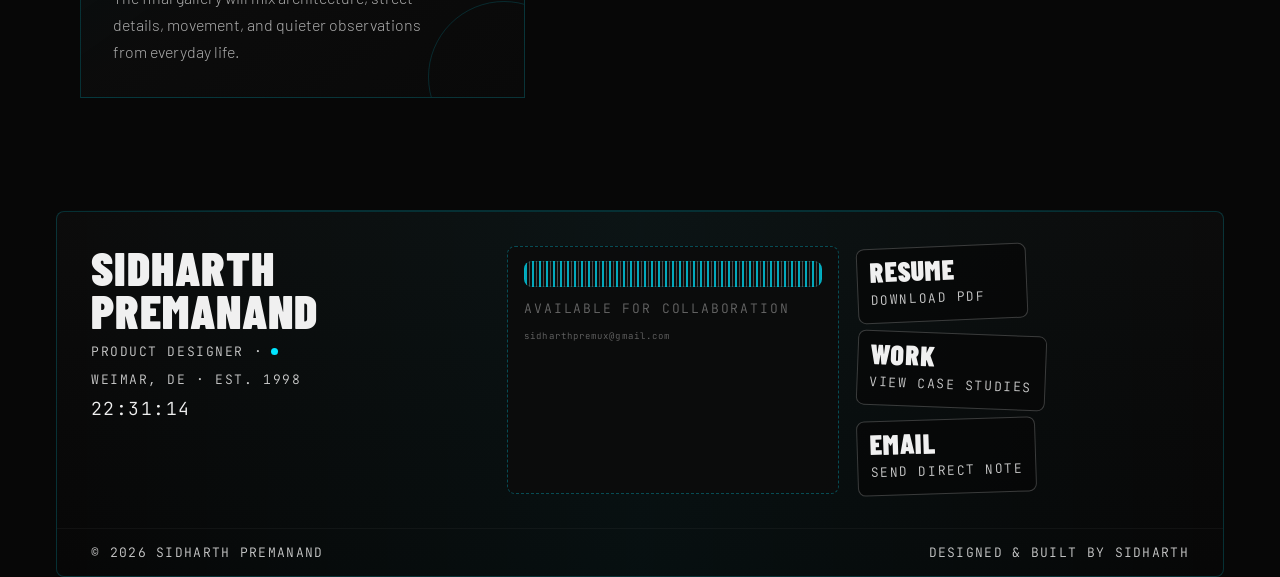
<file: photos.html>
<!DOCTYPE html>
<html lang="en">
<head>
<meta charset="UTF-8"><meta name="viewport" content="width=device-width, initial-scale=1.0">
<title>PHOTOS // Sidharth Premanand</title>
<meta name="description" content="Photography collection exploring light, structure, movement, and the details people usually pass by. Visual observations by Sidharth Premanand.">
<meta name="author" content="Sidharth Premanand">

<!-- Open Graph -->
<meta property="og:title" content="Photos — Sidharth Premanand">
<meta property="og:description" content="Photography collection exploring light, structure, movement, and the details people usually pass by.">
<meta property="og:type" content="website">

<!-- Twitter Card -->
<meta name="twitter:card" content="summary_large_image">
<meta name="twitter:title" content="Photos — Sidharth Premanand">
<meta name="twitter:description" content="Photography collection exploring light, structure, movement, and the details people usually pass by.">

<!-- Favicon -->
<link rel="icon" type="image/svg+xml" href="data:image/svg+xml,%3Csvg xmlns='http://www.w3.org/2000/svg' viewBox='0 0 100 100'%3E%3Crect width='100' height='100' fill='%23070707'/%3E%3Ctext x='50' y='50' font-family='monospace' font-size='48' font-weight='bold' fill='%2300E5FF' text-anchor='middle' dominant-baseline='central'%3ESP%3C/text%3E%3C/svg%3E">
<link rel="preconnect" href="https://fonts.googleapis.com">
<link href="https://fonts.googleapis.com/css2?family=Barlow+Condensed:wght@400;600;700;900&family=JetBrains+Mono:wght@300;400;500&family=Barlow:wght@300;400;500&display=swap" rel="stylesheet">
<link rel="stylesheet" href="assets/css/styles.css?v=20260824a">
<style>
:root{--cyan:#00E5FF;--cyan-dim:rgba(0,229,255,0.10);--cyan-border:rgba(0,229,255,0.18);--white:#F0F0F0;--grey:#666;--grey-dim:#242424;--bg:#070707;--bg-card:#0c0c0c;--magenta:#FF006E}
*,*::before,*::after{box-sizing:border-box;margin:0;padding:0}::selection{background:var(--cyan);color:#000}html{scroll-behavior:smooth}
body{background:var(--bg);color:var(--white);font-family:'Barlow',sans-serif;font-weight:300;overflow-x:hidden}
#cursor-dot{position:fixed;width:7px;height:7px;background:var(--cyan);border-radius:50%;pointer-events:none;z-index:9999;transform:translate(-50%,-50%)}
#cursor-ring{position:fixed;width:30px;height:30px;border:1px solid rgba(0,229,255,0.35);border-radius:50%;pointer-events:none;z-index:9998;transform:translate(-50%,-50%);transition:width 0.3s,height 0.3s,border-color 0.3s}
body::before{content:'';position:fixed;inset:0;background-image:url("data:image/svg+xml,%3Csvg viewBox='0 0 200 200' xmlns='http://www.w3.org/2000/svg'%3E%3Cfilter id='n'%3E%3CfeTurbulence type='fractalNoise' baseFrequency='0.85' numOctaves='4' stitchTiles='stitch'/%3E%3C/filter%3E%3Crect width='100%25' height='100%25' filter='url(%23n)' opacity='0.04'/%3E%3C/svg%3E");pointer-events:none;z-index:1000;opacity:0.5}
.scanlines{position:fixed;inset:0;pointer-events:none;z-index:999;background:repeating-linear-gradient(0deg,transparent,transparent 3px,rgba(0,0,0,0.03) 3px,rgba(0,0,0,0.03) 4px)}
nav{position:fixed;top:0;left:0;right:0;padding:18px 56px;display:flex;justify-content:space-between;align-items:center;background:rgba(7,7,7,0.88);backdrop-filter:blur(16px);border-bottom:1px solid var(--cyan-border);z-index:500}
.nav-brand{font-family:'Barlow Condensed',sans-serif;font-weight:700;font-size:14px;letter-spacing:0.1em;color:var(--white);text-decoration:none;text-transform:uppercase}
.nav-center{position:absolute;left:50%;transform:translateX(-50%);display:flex;gap:32px}
.nav-link{font-family:'JetBrains Mono',monospace;font-size:10px;color:var(--grey);text-decoration:none;letter-spacing:0.1em;text-transform:uppercase;transition:color 0.2s}
.nav-link:hover,.nav-link.active{color:var(--cyan)}
.nav-right{display:flex;align-items:center;gap:20px}
.nav-status{font-family:'JetBrains Mono',monospace;font-size:9px;color:var(--cyan);display:flex;align-items:center;gap:6px;letter-spacing:0.1em}
.nav-status::before{content:'';width:5px;height:5px;background:var(--cyan);border-radius:50%;animation:blink 1.6s infinite}
.nav-back{font-family:'JetBrains Mono',monospace;font-size:10px;color:var(--grey);text-decoration:none;letter-spacing:0.1em;text-transform:uppercase;transition:color 0.2s}
.nav-back:hover{color:var(--cyan)}
@keyframes blink{0%,100%{opacity:1}50%{opacity:0.2}}
.reveal{opacity:0;transform:translateY(26px);transition:opacity 0.7s ease,transform 0.7s ease}
.reveal.visible{opacity:1;transform:none}
.divider{height:1px;margin:0 56px;background:linear-gradient(90deg,transparent,var(--cyan-border) 20%,var(--cyan-border) 80%,transparent)}
.hero{min-height:100vh;display:grid;grid-template-columns:1fr 360px;align-items:end;gap:48px;padding:140px 80px 100px;position:relative}
.hero-bg{position:absolute;inset:0;background:radial-gradient(ellipse 60% 50% at 70% 40%,rgba(0,229,255,0.06) 0%,transparent 65%),radial-gradient(ellipse 40% 60% at 20% 60%,rgba(255,0,110,0.06) 0%,transparent 60%)}
.hero-grid{position:absolute;inset:0;background-image:linear-gradient(rgba(0,229,255,0.025) 1px,transparent 1px),linear-gradient(90deg,rgba(0,229,255,0.025) 1px,transparent 1px);background-size:52px 52px}
.hero-content{position:relative}
.hero-title{font-family:'Barlow Condensed',sans-serif;font-weight:900;font-size:clamp(76px,10vw,138px);line-height:0.86;letter-spacing:-0.025em;text-transform:uppercase}
.hero-title .outline{-webkit-text-stroke:1.5px rgba(240,240,240,0.25);color:transparent;display:block}
.hero-sub{margin-top:22px;max-width:620px;font-size:17px;line-height:1.8;color:rgba(240,240,240,0.58)}
.hero-meta{position:relative;align-self:end;justify-self:end;font-family:'JetBrains Mono',monospace;font-size:10px;color:var(--grey);letter-spacing:0.12em;text-transform:uppercase;line-height:2.2;text-align:right}
.gallery-wrap{padding:150px 80px}
.gallery-grid{margin-top:34px;display:grid;grid-template-columns:repeat(3,1fr);gap:1px;background:var(--cyan-border);border:1px solid var(--cyan-border)}
.gallery-view-all{display:inline-flex;align-items:center;gap:8px;font-family:'JetBrains Mono',monospace;font-size:9px;color:var(--cyan);letter-spacing:0.14em;text-decoration:none;text-transform:uppercase;margin-top:28px;border-bottom:1px solid var(--cyan-border);padding-bottom:4px;transition:gap 0.2s ease,border-color 0.2s ease}
.gallery-view-all:hover{gap:14px;border-color:var(--cyan)}
.photo-card{height:320px;background:var(--bg-card);overflow:hidden;position:relative}
.photo-fill{width:100%;height:100%;position:relative;transition:transform 0.4s ease}
.photo-card:hover .photo-fill{transform:scale(1.03)}
.photo-fill img{width:100%;height:100%;object-fit:cover;display:block}
/* FOOTER */
.document-footer{margin:0 56px 0;border:1px solid var(--cyan-border);background:linear-gradient(180deg,rgba(12,12,12,0.98),rgba(7,7,7,0.98));position:relative;overflow:hidden}
.document-footer::before{content:'';position:absolute;inset:0;background:linear-gradient(90deg,transparent,rgba(0,229,255,0.04),transparent);pointer-events:none}
.footer-main{position:relative;display:grid;grid-template-columns:1.2fr 1fr 1fr;gap:18px;padding:34px}
.footer-zone-left{display:flex;flex-direction:column;gap:10px}
.footer-identity{font-family:'Barlow Condensed',sans-serif;font-weight:900;font-size:clamp(34px,4vw,48px);line-height:0.9;letter-spacing:0.02em;text-transform:uppercase;color:var(--white)}
.footer-ticket{background:rgba(12,12,12,0.86);border:1px dashed rgba(0,229,255,0.3);padding:14px 16px 16px;display:flex;flex-direction:column;gap:12px;min-height:168px}
.footer-barcode{height:26px;border:1px solid rgba(0,229,255,0.14);background:repeating-linear-gradient(90deg,rgba(0,229,255,0.72) 0 2px,transparent 2px 4px,rgba(240,240,240,0.28) 4px 5px,transparent 5px 7px)}
.footer-ticket-label{font-family:'JetBrains Mono',monospace;font-size:9px;color:var(--grey);letter-spacing:0.14em;text-transform:uppercase}
.footer-ticket>a[href^="mailto:"]{font-family:'JetBrains Mono',monospace;font-size:9px;color:var(--grey);letter-spacing:0.12em;text-decoration:none;text-transform:none;transition:color 0.2s}
.footer-ticket>a[href^="mailto:"]:hover{color:var(--cyan)}
.footer-stamps{display:flex;flex-wrap:wrap;align-content:flex-start;gap:12px}
.footer-stamp{border:1px solid rgba(240,240,240,0.22);background:rgba(7,7,7,0.65);padding:10px 12px 12px;text-decoration:none;display:flex;flex-direction:column;min-width:170px;transition:border-color 0.2s ease,transform 0.2s ease}
.footer-stamp:nth-child(1){transform:rotate(-2.4deg)}
.footer-stamp:nth-child(2){transform:rotate(2.2deg)}
.footer-stamp:nth-child(3){transform:rotate(-1.8deg)}
.footer-stamp:hover{border-color:var(--cyan);transform:rotate(0deg)}
.footer-stamp-name{font-family:'Barlow Condensed',sans-serif;font-weight:900;font-size:28px;line-height:0.9;letter-spacing:0.03em;color:var(--white);text-transform:uppercase}
.footer-stamp-sub{margin-top:6px;font-family:'JetBrains Mono',monospace;font-size:9px;letter-spacing:0.12em;color:var(--grey);text-transform:uppercase}
.footer-bottom{position:relative;border-top:1px solid rgba(255,255,255,0.04);display:flex;justify-content:space-between;align-items:center;gap:10px;padding:14px 34px}
.footer-bottom-copy{font-family:'JetBrains Mono',monospace;font-size:9px;color:var(--grey);letter-spacing:0.1em;text-transform:uppercase}
@media (max-width:1100px){.hero{grid-template-columns:1fr;gap:18px}.hero-meta{justify-self:start;text-align:left}.gallery-grid{grid-template-columns:repeat(2,1fr)}.footer-main{grid-template-columns:1fr;gap:14px}.footer-stamps{display:grid;grid-template-columns:repeat(3,minmax(0,1fr))}.footer-stamp{min-width:0}}
@media (max-width:760px){nav{padding:14px 22px}.nav-center{display:none}.hero,.gallery-wrap{padding-left:24px;padding-right:24px}.divider{margin:0 24px}.gallery-grid{grid-template-columns:1fr}.document-footer{margin:0 24px}.footer-main{padding:22px}.footer-bottom{padding:12px 22px;flex-direction:column;align-items:flex-start}.footer-stamps{grid-template-columns:1fr}.footer-identity{font-size:36px}}
.photos-page .hero{min-height:76svh;grid-template-columns:minmax(0,1fr);align-content:end;padding-top:144px;padding-bottom:80px}
.photos-page .hero-sub{max-width:54ch;color:rgba(240,240,240,.7);font-size:17px;line-height:1.65}
.photos-page .gallery-wrap{padding-top:112px;padding-bottom:112px}
.photo-bento{margin-top:40px;display:grid;grid-template-columns:1.15fr .85fr .85fr;grid-auto-rows:minmax(216px,auto);gap:8px}
.photo-bento-card{height:auto;min-height:216px;padding:32px;border:1px solid var(--cyan-border);background:linear-gradient(145deg,rgba(0,229,255,.05),rgba(12,12,12,.96) 46%,#090909);display:flex;flex-direction:column;justify-content:space-between;isolation:isolate}
.photo-bento-card.hero-card{grid-row:span 2;min-height:440px}
.photo-bento-card.wide{grid-column:span 2}
.photo-bento-index{color:var(--cyan);font-family:'JetBrains Mono',monospace;font-size:12px;letter-spacing:.16em}
.photo-bento-card h2,.photo-bento-card h3{font-family:'Barlow Condensed',sans-serif;font-weight:900;line-height:.94;text-transform:uppercase}
.photo-bento-card h2{font-size:clamp(42px,5vw,72px);max-width:9ch}.photo-bento-card h3{font-size:clamp(30px,3.4vw,48px);max-width:11ch}
.photo-bento-card p{max-width:38ch;color:rgba(240,240,240,.7);font-size:16px;line-height:1.7}
.photo-bento-card::after{content:'';position:absolute;z-index:-1;right:-56px;bottom:-56px;width:152px;height:152px;border:1px solid rgba(0,229,255,.15);border-radius:50%}
@media(max-width:980px){.photo-bento{grid-template-columns:1fr 1fr}.photo-bento-card.hero-card{grid-column:1/-1;grid-row:auto;min-height:360px}.photo-bento-card.wide{grid-column:1/-1}}
@media(max-width:760px){.photos-page .hero{padding-top:120px!important;padding-bottom:64px!important}.photos-page .gallery-wrap{padding-top:80px!important;padding-bottom:80px!important}.photo-bento{grid-template-columns:1fr;margin-top:32px}.photo-bento-card,.photo-bento-card.hero-card,.photo-bento-card.wide{grid-column:auto;min-height:224px;padding:24px}.photo-bento-card.hero-card{min-height:320px}}
::-webkit-scrollbar{width:2px}::-webkit-scrollbar-track{background:transparent}::-webkit-scrollbar-thumb{background:var(--cyan-border)}
</style>
</head>
<body class="photos-page">
<div id="cursor-dot"></div><div id="cursor-ring"></div><div class="scanlines"></div>
<nav>
  <a href="index.html#" class="nav-brand">Sidharth Premanand</a>
  <div class="nav-center">
    <a href="index.html#missions" class="nav-link">Work</a>
    <a href="about.html" class="nav-link">About</a>
    <a href="photos.html" class="nav-link active">Photos</a>
    <a href="index.html#contact" class="nav-link">Contact</a>
  </div>
  <div class="nav-right">
    <div class="nav-status">AVAILABLE FOR COLLAB</div>
  </div>
</nav>
<a href="index.html" class="page-return">Back home</a>

<section class="hero">
  <div class="hero-bg"></div><div class="hero-grid"></div>
  <div class="hero-content reveal">
    <div class="section-stack">
      <div class="section-label">SELECTED PHOTOGRAPHY</div>
      <h1 class="hero-title">THROUGH<br><span class="outline">THE LENS</span></h1>
    </div>
    <p class="hero-sub">Photography is where I practise attention without a brief — following light, structure, movement, and the quiet details that are easy to miss.</p>
  </div>
</section>

<div class="divider"></div>

<section class="gallery-wrap" data-photo-inview>
  <div class="section-label">FIELD_NOTES // VISUAL PRACTICE</div>
  <div class="photo-bento">
    <article class="photo-card photo-bento-card hero-card">
      <span class="photo-bento-index">01 // ATTENTION</span>
      <h2>Looking before deciding.</h2>
      <p>Design often asks me to reduce ambiguity. Photography lets me stay with it a little longer — to notice what changes when the frame, distance, or light changes.</p>
    </article>
    <article class="photo-card photo-bento-card">
      <span class="photo-bento-index">02 // LIGHT</span>
      <h3>Follow the light.</h3>
      <p>Shadows reveal form, depth, and timing before the subject does.</p>
    </article>
    <article class="photo-card photo-bento-card">
      <span class="photo-bento-index">03 // STRUCTURE</span>
      <h3>Find the order.</h3>
      <p>Lines, repetition, and small breaks in a pattern turn ordinary places into compositions.</p>
    </article>
    <article class="photo-card photo-bento-card wide">
      <span class="photo-bento-index">04 // MOVEMENT</span>
      <h3>Wait for the interruption.</h3>
      <p>A person entering a frame, a reflection shifting, or a vehicle passing can give a static scene its rhythm.</p>
    </article>
    <article class="photo-card photo-bento-card">
      <span class="photo-bento-index">05 // ARCHIVE</span>
      <h3>Keep a visual memory.</h3>
      <p>The final gallery will mix architecture, street details, movement, and quieter observations from everyday life.</p>
    </article>
  </div>
</section>

<div class="divider"></div>

<footer class="document-footer">
  <div class="footer-main">
    <div class="footer-zone-left">
      <div class="footer-identity">SIDHARTH PREMANAND</div>
      <div class="footer-meta footer-meta--identity">
        PRODUCT DESIGNER · <span class="footer-city-dot"></span> WEIMAR, DE · EST. 1998
      </div>
      <div class="footer-clock" id="footer-time">--:--:--</div>
    </div>
    <div class="footer-ticket">
      <div class="footer-barcode" aria-hidden="true"></div>
      <div class="footer-ticket-label">AVAILABLE FOR COLLABORATION</div>
      <a href="mailto:sidharthpremux@gmail.com">sidharthpremux@gmail.com</a>
    </div>
    <div class="footer-stamps">
      <a class="footer-stamp" href="assets/docs/Resume.pdf" target="_blank" rel="noopener noreferrer">
        <span class="footer-stamp-name">RESUME</span>
        <span class="footer-stamp-sub">DOWNLOAD PDF</span>
      </a>
      <a class="footer-stamp" href="index.html#missions">
        <span class="footer-stamp-name">WORK</span>
        <span class="footer-stamp-sub">VIEW CASE STUDIES</span>
      </a>
      <a class="footer-stamp" href="mailto:sidharthpremux@gmail.com">
        <span class="footer-stamp-name">EMAIL</span>
        <span class="footer-stamp-sub">SEND DIRECT NOTE</span>
      </a>
    </div>
  </div>
  <div class="footer-bottom">
    <div class="footer-bottom-copy">© <span data-current-year>2026</span> SIDHARTH PREMANAND</div>
    <div class="footer-bottom-copy">DESIGNED &amp; BUILT BY SIDHARTH</div>
  </div>
</footer>

<script src="assets/js/main.js?v=20260824a"></script>
<script>
const dot=document.getElementById('cursor-dot'),ring=document.getElementById('cursor-ring');
if(dot&&ring){
  document.body.classList.add('has-custom-cursor');
  let rx=0,ry=0,mx=0,my=0;
  document.addEventListener('mousemove',e=>{mx=e.clientX;my=e.clientY;dot.style.left=e.clientX+'px';dot.style.top=e.clientY+'px'});
  (function l(){rx+=(mx-rx)*0.1;ry+=(my-ry)*0.1;ring.style.left=rx+'px';ring.style.top=ry+'px';requestAnimationFrame(l)})();
  document.addEventListener('mouseover',e=>{
    if(e.target.closest('a,button,.photo-card,.gallery-view-all')){
      ring.style.width='44px';ring.style.height='44px';ring.style.borderColor='rgba(0,229,255,0.65)';
    }else{ring.style.width='30px';ring.style.height='30px';ring.style.borderColor='rgba(0,229,255,0.35)'}
  });
}

const revealObserver=new IntersectionObserver(entries=>{
  entries.forEach(entry=>{if(entry.isIntersecting)entry.target.classList.add('visible')});
},{threshold:0.12});
document.querySelectorAll('.reveal').forEach(el=>revealObserver.observe(el));

</script>
</body>
</html>
</file>
<file: assets/css/styles.css>
:root {
  --cyan: #00E5FF;
  --bg: #070707;
  --bg-card: #0c0c0c;
  --bg-raised: #141414;
  --white: #F5F5F5;
  --grey: #a3a3a3;
  --magenta: #FF006E;
  --cyan-border: rgba(0, 229, 255, 0.2);
  --radius-lg: 8px;
  --section-pad-x: 80px;
  --chrome-pad-x: 56px;
  --space-section-y: 120px;
  --space-tag-title: 20px;
  --space-title-body: 24px;
  --space-body-content: 40px;
  --space-grid-gap: 24px;
  --space-card-pad: 16px;
  --text-body: 16px;
  --text-small: 13px;
  --ease-premium: cubic-bezier(0.22, 1, 0.36, 1);
  --duration-hover: 220ms;
  --cta-height: auto;
  --cta-padding-y: 16px;
  --cta-padding-x: 32px;
  --cta-font-size: 0.875rem;
  --cta-nav-padding-y: 10px;
  --cta-nav-padding-x: 24px;
  --cta-nav-font-size: 0.875rem;
  --cta-letter-spacing: 0.08em;
}

*,
*::before,
*::after {
  box-sizing: border-box;
}

body {
  margin: 0;
  background: var(--bg);
  color: var(--white);
  font-family: "Barlow", sans-serif;
  font-weight: 300;
  line-height: 1.5;
  overflow-x: clip;
}

html {
  scroll-padding-top: 88px;
}

img,
video,
canvas,
svg {
  max-width: 100%;
}

button,
input,
textarea,
select {
  font: inherit;
}

a:focus-visible,
button:focus-visible,
input:focus-visible,
textarea:focus-visible,
select:focus-visible,
[tabindex]:focus-visible {
  outline: 2px solid var(--cyan);
  outline-offset: 3px;
}

.section-label {
  display: block;
  margin: 0 0 var(--space-tag-title);
  font-family: "JetBrains Mono", monospace;
  font-size: 14px;
  font-weight: 600;
  color: var(--cyan);
  letter-spacing: 0.16em;
  text-transform: uppercase;
}

.section-heading {
  font-family: "Barlow Condensed", sans-serif;
  font-weight: 900;
  text-transform: uppercase;
  font-size: clamp(42px, 5vw, 72px);
}

/* Premium design language primitives */
.section-stack {
  display: flex;
  flex-direction: column;
}

.section-stack>.section-label {
  margin-bottom: var(--space-tag-title);
}

.section-stack>.section-heading,
.section-stack>.about-headline,
.section-stack>.recognition-heading,
.section-stack>.contact-heading,
.section-stack>.hero-title {
  margin: 0 0 var(--space-title-body);
}

.section-stack+.hero-sub {
  margin-top: var(--space-title-body);
}

.section-stack>.text-body,
.section-stack>.missions-desc,
.section-stack>.photo-tagline,
.section-stack>.about-body {
  margin: 0 0 var(--space-body-content);
}

.section-stack> :last-child {
  margin-bottom: 0;
}

.text-body {
  font-size: var(--text-body);
  line-height: 1.65;
  max-width: 65ch;
}

.text-small {
  font-size: var(--text-small);
  line-height: 1.5;
}

.hero-highlight {
  white-space: nowrap;
}

.mission-thumb-num {
  display: none !important;
}

@keyframes fadeUp {
  from {
    opacity: 0;
    transform: translateY(20px);
  }

  to {
    opacity: 1;
    transform: translateY(0);
  }
}

.scroll-hint {
  display: none;
}

.document-footer {
  margin: 0 var(--chrome-pad-x) 0;
  border: 1px solid var(--cyan-border);
  border-radius: var(--radius-lg);
  background: linear-gradient(180deg, rgba(12, 12, 12, 0.98), rgba(7, 7, 7, 0.98));
  position: relative;
  overflow: hidden;
}

.document-footer::before {
  content: "";
  position: absolute;
  inset: 0;
  background: linear-gradient(90deg, transparent, rgba(0, 229, 255, 0.04), transparent);
  pointer-events: none;
}

.footer-main {
  position: relative;
  display: grid;
  grid-template-columns: 1.2fr 1fr 1fr;
  gap: 18px;
  padding: 34px;
}

.footer-zone-left {
  display: flex;
  flex-direction: column;
  gap: 10px;
}

.footer-identity {
  font-family: "Barlow Condensed", sans-serif;
  font-weight: 900;
  font-size: clamp(34px, 4vw, 48px);
  line-height: 0.9;
  letter-spacing: 0.02em;
  text-transform: uppercase;
  color: var(--white);
}

.footer-meta {
  font-size: var(--text-body);
  color: rgba(240, 240, 240, 0.5);
  letter-spacing: 0;
  line-height: 1.55;
  font-weight: 300;
  text-transform: none;
}

.footer-meta--identity {
  font-family: "JetBrains Mono", monospace;
  font-size: var(--text-small);
  color: var(--grey);
  letter-spacing: 0.12em;
  text-transform: uppercase;
  display: flex;
  align-items: center;
  gap: 8px;
  flex-wrap: wrap;
}

.footer-city-dot {
  width: 7px;
  height: 7px;
  border-radius: 50%;
  background: var(--cyan);
  display: inline-block;
  flex-shrink: 0;
  animation: statusBlink 2.8s ease-in-out infinite;
}

.footer-clock {
  font-family: "JetBrains Mono", monospace;
  font-size: 18px;
  line-height: 1.1;
  letter-spacing: 0.08em;
  color: var(--white);
  font-variant-numeric: tabular-nums;
}

@keyframes statusBlink {

  0%,
  100% {
    opacity: 1;
  }

  50% {
    opacity: 0.35;
  }
}

.footer-barcode {
  height: 26px;
  border: 1px solid rgba(0, 229, 255, 0.14);
  border-radius: var(--radius-lg);
  background: repeating-linear-gradient(90deg,
      rgba(0, 229, 255, 0.72) 0 2px,
      transparent 2px 4px,
      rgba(240, 240, 240, 0.28) 4px 5px,
      transparent 5px 7px);
}

.footer-ticket {
  background: rgba(12, 12, 12, 0.86);
  border: 1px dashed rgba(0, 229, 255, 0.3);
  border-radius: var(--radius-lg);
  padding: 20px 18px;
  display: flex;
  flex-direction: column;
  gap: 12px;
  min-height: 168px;
}

.footer-ticket-label {
  font-family: "JetBrains Mono", monospace;
  font-size: var(--text-small);
  color: var(--cyan);
  letter-spacing: 0.14em;
  text-transform: uppercase;
}

.footer-ticket-copy {
  font-size: var(--text-body);
  line-height: 1.65;
  color: rgba(240, 240, 240, 0.55);
  font-weight: 300;
}

.footer-ticket>a[href^="mailto:"] {
  font-family: "JetBrains Mono", monospace;
  font-size: var(--text-small);
  color: var(--grey);
  letter-spacing: 0.12em;
  text-decoration: none;
  text-transform: none;
  transition: color var(--duration-hover) var(--ease-premium);
}

.footer-ticket>a[href^="mailto:"]:hover {
  color: var(--cyan);
}

.footer-stamps {
  display: flex;
  flex-wrap: wrap;
  align-content: flex-start;
  gap: 12px;
}

.footer-stamp {
  border: 1px solid rgba(240, 240, 240, 0.22);
  border-radius: var(--radius-lg);
  background: rgba(7, 7, 7, 0.65);
  padding: 10px 12px 12px;
  text-decoration: none;
  display: flex;
  flex-direction: column;
  min-width: 170px;
}

.footer-stamp:nth-child(1) {
  transform: rotate(-2.4deg);
}

.footer-stamp:nth-child(2) {
  transform: rotate(2.2deg);
}

.footer-stamp:nth-child(3) {
  transform: rotate(-1.8deg);
}

.footer-stamp-name {
  font-family: "Barlow Condensed", sans-serif;
  font-weight: 900;
  font-size: 28px;
  line-height: 0.9;
  letter-spacing: 0.03em;
  color: var(--white);
  text-transform: uppercase;
}

.footer-stamp-sub {
  margin-top: 6px;
  font-family: "JetBrains Mono", monospace;
  font-size: var(--text-small);
  letter-spacing: 0.12em;
  color: var(--grey);
  text-transform: uppercase;
}

.footer-bottom {
  position: relative;
  border-top: 1px solid rgba(255, 255, 255, 0.04);
  display: flex;
  justify-content: space-between;
  align-items: center;
  gap: 10px;
  padding: 14px 34px;
}

.footer-bottom-copy {
  font-family: "JetBrains Mono", monospace;
  font-size: var(--text-small);
  color: var(--grey);
  letter-spacing: 0.1em;
  text-transform: uppercase;
}

@media (max-width: 1100px) {
  .footer-main {
    grid-template-columns: 1fr;
    gap: 14px;
  }

  .footer-stamps {
    display: grid;
    grid-template-columns: repeat(3, minmax(0, 1fr));
  }

  .footer-stamp {
    min-width: 0;
  }
}

/* ==========================================================================
   THROUGH THE LENS — LAYOUT B: GALLERY MOSAIC
   ========================================================================== */
.photo-header {
  margin-bottom: var(--space-body-content);
}

.photo-tagline {
  font-size: 16px;
  color: rgba(240, 240, 240, 0.5);
  max-width: 420px;
  line-height: 1.65;
  font-weight: 300;
  text-align: left;
}

.photo-mosaic-grid {
  display: grid;
  grid-template-columns: 1fr 1.65fr 1fr;
  gap: 16px;
  height: 520px;
  margin-top: var(--space-body-content);
}

.photo-mosaic-center {
  display: flex;
  flex-direction: column;
  gap: 16px;
  height: 100%;
  min-height: 0;
}

.photo-mosaic-subgrid {
  flex: 1;
  display: grid;
  grid-template-columns: 1fr 1fr;
  gap: 16px;
  min-height: 0;
}

.photo-tile {
  position: relative;
  display: block;
  overflow: hidden;
  border-radius: var(--radius-lg);
  border: 1px solid rgba(255, 255, 255, 0.1);
  background: var(--bg-card);
  min-height: 0;
  text-decoration: none;
  color: inherit;
  transition: border-color var(--duration-hover) var(--ease-premium),
    box-shadow var(--duration-hover) var(--ease-premium),
    transform var(--duration-hover) var(--ease-premium);
}

.photo-tile--left,
.photo-tile--right {
  height: 100%;
}

.photo-tile--center-wide {
  flex: 1.15;
  height: 100%;
  min-height: 0;
}

.photo-tile--sub {
  height: 100%;
  min-height: 0;
}

.photo-tile img {
  width: 100%;
  height: 100%;
  object-fit: cover;
  display: block;
  transition: transform 0.6s var(--ease-premium);
}

.photo-tile:hover {
  border-color: var(--cyan);
  box-shadow: 0 8px 30px rgba(0, 229, 255, 0.12);
  transform: translateY(-2px);
}

.photo-tile:hover img {
  transform: scale(1.04);
}

.photo-tile-overlay {
  position: absolute;
  inset: 0;
  pointer-events: none;
  padding: 14px 16px;
  display: flex;
  align-items: flex-end;
  justify-content: space-between;
  background: linear-gradient(180deg, transparent 55%, rgba(7, 7, 7, 0.8) 100%);
  opacity: 0.9;
  transition: opacity 0.3s ease;
}

.photo-tile-tag {
  font-family: "JetBrains Mono", monospace;
  font-size: 10px;
  color: var(--cyan);
  letter-spacing: 0.12em;
  background: rgba(7, 7, 7, 0.76);
  -webkit-backdrop-filter: blur(8px);
  backdrop-filter: blur(8px);
  padding: 4px 8px;
  border: 1px solid rgba(0, 229, 255, 0.25);
  border-radius: var(--radius-lg);
}

.photo-quote-bar {
  display: flex;
  justify-content: space-between;
  align-items: center;
  gap: 28px;
  padding: 24px 32px;
  margin-top: 18px;
  border: 1px solid var(--cyan-border);
  background: var(--bg-card);
  border-radius: var(--radius-lg);
  transition: border-color var(--duration-hover) var(--ease-premium);
}

.photo-quote-bar:hover {
  border-color: rgba(0, 229, 255, 0.35);
}

.photo-quote-bar-left {
  display: flex;
  flex-direction: column;
  gap: 4px;
}

.photo-quote-kicker {
  font-family: "JetBrains Mono", monospace;
  font-size: 10px;
  color: var(--cyan);
  letter-spacing: 0.16em;
  text-transform: uppercase;
}

.photo-quote-statement {
  font-family: "Barlow", sans-serif;
  font-size: clamp(16px, 1.4vw, 19px);
  font-weight: 300;
  color: rgba(245, 245, 245, 0.9);
  line-height: 1.4;
  margin: 0;
}

.photo-quote-statement em {
  color: var(--cyan);
  font-style: normal;
  font-weight: 400;
}

@media (max-width: 980px) {
  .photo-mosaic-grid {
    grid-template-columns: 1fr;
    height: auto;
    gap: 14px;
  }

  .photo-tile--left,
  .photo-tile--right {
    height: 340px;
  }

  .photo-mosaic-center {
    height: auto;
    gap: 14px;
  }

  .photo-tile--center-wide {
    height: 280px;
  }

  .photo-mosaic-subgrid {
    height: 200px;
    gap: 14px;
  }

  .photo-quote-bar {
    flex-direction: column;
    align-items: flex-start;
    gap: 18px;
    padding: 22px;
  }
}

/* Mobile photography carousel (home) */
@media (max-width: 768px) {
  .photo-mosaic-grid {
    display: flex !important;
    flex-direction: row !important;
    flex-wrap: nowrap !important;
    overflow-x: auto !important;
    overflow-y: hidden !important;
    scroll-snap-type: x mandatory;
    -webkit-overflow-scrolling: touch;
    gap: 14px !important;
    height: auto !important;
    margin-top: 24px;
    margin-left: -24px;
    margin-right: -24px;
    width: calc(100% + 48px);
    padding: 0 24px 6px !important;
    scrollbar-width: thin;
  }

  .photo-mosaic-center,
  .photo-mosaic-subgrid {
    display: contents !important;
  }

  .photo-tile,
  .photo-tile--left,
  .photo-tile--right,
  .photo-tile--center-wide,
  .photo-tile--sub {
    flex: 0 0 80% !important;
    min-width: 80% !important;
    width: 80% !important;
    height: 240px !important;
    scroll-snap-align: start;
    scroll-snap-stop: always;
  }
}

@media (max-width: 640px) {
  .photo-quote-bar {
    padding: 18px 16px;
  }

  .photo-quote-statement {
    font-size: 15px;
  }
}

:is(.mission-card, .footer-stamp, .btn-primary, .btn-secondary, .nav-cta, .section-more-link, .photo-view-more) {
  transition:
    transform var(--duration-hover) var(--ease-premium),
    border-color var(--duration-hover) var(--ease-premium),
    box-shadow var(--duration-hover) var(--ease-premium),
    background var(--duration-hover) var(--ease-premium),
    color var(--duration-hover) var(--ease-premium);
}

.mission-card:hover {
  transform: translateY(-2px);
}

.footer-stamp:hover {
  border-color: var(--cyan);
  transform: rotate(0deg) translateY(-2px);
  box-shadow: 0 0 12px rgba(0, 229, 255, 0.15);
}

.btn-primary:hover,
.btn-secondary:hover,
.nav-cta:hover,
.section-more-link:hover,
.photo-view-more:hover {
  transform: translateY(-2px);
}

.photo-view-more>span {
  position: relative;
  z-index: 1;
}

@media (max-width: 760px) {
  .document-footer {
    margin-inline: 24px !important;
  }

  .footer-identity {
    font-size: 28px !important;
  }

  .footer-meta,
  .footer-meta--identity,
  .footer-ticket-copy,
  .footer-bottom-copy,
  .footer-ticket-label {
    font-size: 14px !important;
    line-height: 1.55 !important;
  }

  .footer-stamps {
    display: flex !important;
    flex-direction: column !important;
    gap: 12px !important;
    width: 100%;
  }

  .footer-stamp {
    min-width: 0 !important;
    width: 100%;
    transform: none !important;
    background: transparent !important;
    border: 1px solid rgba(255, 255, 255, 0.2) !important;
    border-radius: 0.375rem !important;
    padding: 0.5rem 1rem !important;
    flex-direction: row !important;
    align-items: center !important;
    justify-content: space-between !important;
  }

  .footer-stamp-name {
    font-size: 0.875rem !important;
    font-weight: 500 !important;
    line-height: 1.2 !important;
    letter-spacing: 0.06em !important;
  }

  .footer-stamp-sub {
    font-size: 11px !important;
    margin-top: 0 !important;
  }

  .footer-stamp:nth-child(1),
  .footer-stamp:nth-child(2),
  .footer-stamp:nth-child(3) {
    transform: none !important;
  }
}

.grid-1px {
  display: grid;
  gap: 1px;
  background: var(--cyan-border);
}

.card-surface {
  background: var(--bg-card);
  transition: background 0.25s ease;
}

.card-surface:hover {
  background: var(--bg-raised);
}

.about-visual {
  position: relative;
}

.sweep-cta {
  position: relative;
  overflow: hidden;
  isolation: isolate;
}

.sweep-cta::before {
  content: "";
  position: absolute;
  inset: 0;
  background: var(--cyan);
  transform: translateX(-100%);
  transition: transform 0.3s ease;
  z-index: -1;
}

.sweep-cta:hover::before,
.sweep-cta:focus-visible::before {
  transform: translateX(0);
}

.sweep-cta:focus-visible {
  outline: 1px solid var(--cyan);
  outline-offset: 2px;
}

/* Motion-style in-view reveal shared by the home and photography grids. */
[data-photo-inview] {
  opacity: 0;
  transition: opacity 0.35s ease;
}

[data-photo-inview] .photo-card,
[data-photo-inview] .photo-tile,
[data-photo-inview] .photo-side-card,
[data-photo-inview] .photo-note {
  opacity: 0;
  filter: blur(10px);
  transform: scale(0.8);
  transform-origin: center;
  transition:
    opacity 0.6s ease var(--photo-stagger, 0ms),
    transform 0.6s cubic-bezier(0.22, 1, 0.36, 1) var(--photo-stagger, 0ms),
    filter 0.6s ease var(--photo-stagger, 0ms);
  will-change: opacity, transform, filter;
}

[data-photo-inview].photo-inview-visible,
[data-photo-inview].photo-inview-visible .photo-card,
[data-photo-inview].photo-inview-visible .photo-tile,
[data-photo-inview].photo-inview-visible .photo-side-card,
[data-photo-inview].photo-inview-visible .photo-note {
  opacity: 1;
}

[data-photo-inview].photo-inview-visible .photo-card,
[data-photo-inview].photo-inview-visible .photo-tile,
[data-photo-inview].photo-inview-visible .photo-side-card,
[data-photo-inview].photo-inview-visible .photo-note {
  filter: blur(0);
  transform: scale(1);
}

/* Stable reading progress used across the project case studies. */
.project-scroll-shade {
  position: fixed;
  inset: 0 0 auto;
  z-index: 480;
  width: 100%;
  height: 96px;
  pointer-events: none;
  background: rgba(7, 7, 7, 0.62);
  -webkit-backdrop-filter: blur(18px);
  backdrop-filter: blur(18px);
  -webkit-mask-image: linear-gradient(to bottom, #000, transparent);
  mask-image: linear-gradient(to bottom, #000, transparent);
}

.project-scroll-track {
  position: fixed;
  inset: 0 0 auto;
  z-index: 2000;
  width: 100%;
  height: 2px;
  overflow: hidden;
  pointer-events: none;
  background: rgba(0, 229, 255, 0.1);
  contain: layout paint;
}

.project-scroll-progress {
  width: 100%;
  height: 100%;
  background: linear-gradient(90deg, #007987 0%, var(--cyan) 100%);
  box-shadow: none;
  transform: scale3d(0, 1, 1);
  transform-origin: left center;
  will-change: transform;
  backface-visibility: hidden;
}

/* A compact five-role type system aligned to the home scale:
   hero, section, title (card), body, meta. */
:root {
  --type-body: 0.875rem;
  --type-body-md: 1rem;
  --type-title: 1.25rem;
  --type-meta: 0.75rem;
  --cta-font-size: 0.875rem;
  --cta-nav-font-size: 0.875rem;
  /* Shared button height (nav Let's talk = 45px rendered) */
  --button-h: 45px;
}

.body-text,
.problem-body,
.step-body,
.decision-body,
.feature-body,
.obj-body,
.shop-comparison-copy,
.ride-comparison-copy {
  font-size: var(--type-body) !important;
  color: rgba(245, 245, 245, 0.88) !important;
  max-width: 65ch;
}

.problem-title,
.step-title,
.decision-title,
.feature-title,
.obj-title {
  font-size: var(--type-title) !important;
}

.hero-sub,
.about-body,
.photo-tagline,
.missions-desc {
  font-size: var(--type-body) !important;
  line-height: 1.625 !important;
  color: rgba(255, 255, 255, 0.7) !important;
}

.mission-title {
  font-size: var(--type-title) !important;
  font-weight: 700 !important;
}

.mission-num,
.mission-client,
.mission-wip-badge,
.photo-caption-label,
.about-exp-label,
.skill-tag,
.archive-link,
.hero-tag,
.portrait-tag,
.portrait-label,
.photo-header-right,
.footer-meta,
.footer-stamp-sub,
.footer-bottom-copy,
.footer-ticket-label,
.meta-label,
.data-key,
.data-val,
.decision-num,
.problem-num,
.result-index,
.result-target,
.stat-label,
.step-phase,
.cta-label,
.ba-tag,
.shop-comparison-hint,
.shop-comparison-kicker,
.shop-scroll-cue,
.shop-state-label,
.ride-comparison-hint,
.ride-comparison-kicker,
.ride-scroll-cue,
.ride-state-label {
  font-size: var(--type-meta) !important;
}

.mission-tags {
  font-size: var(--type-body) !important;
  line-height: 1.625 !important;
  color: rgba(255, 255, 255, 0.7) !important;
}

@media (min-width: 768px) {
  :root {
    --type-body: 1rem;
  }

  .hero-sub,
  .about-body,
  .photo-tagline,
  .missions-desc,
  .mission-tags,
  .body-text,
  .text-body {
    font-size: 1rem !important;
  }
}

.ba-list li {
  font-size: var(--type-body) !important;
}

/* Content is readable immediately; in-view effects are enhancement rather than a dependency. */
.section,
.reveal:not([data-photo-inview]) {
  opacity: 1 !important;
  transform: none !important;
}

.hero-title::after {
  content: none !important;
  display: none !important;
}

.hero-label,
.hero-title,
.hero-sub,
.hero-actions,
.portrait-frame,
.hero-tags,
.hero-meta {
  animation-duration: 0.48s !important;
  animation-delay: 0s !important;
}

.body-text,
.problem-body,
.step-body,
.decision-body,
.result-label,
.footer-meta,
.footer-stamp-sub,
.footer-bottom-copy,
.meta-label,
.data-key {
  color: rgba(245, 245, 245, 0.82) !important;
}

.nav-menu-toggle {
  display: none;
}

.pw-input-label {
  display: block;
  margin: 20px 0 8px;
  color: rgba(240, 240, 240, 0.78);
  font-family: "JetBrains Mono", monospace;
  font-size: 10px;
  letter-spacing: 0.12em;
  text-transform: uppercase;
}

/* 2026 visual refinement: keep the cybernetic identity, but let the work lead. */
.nav-link,
.nav-back,
.nav-status {
  font-size: var(--text-small) !important;
}

/* Navigation links - remove uppercase for better readability */
.nav-link,
.nav-back {
  color: rgba(245, 245, 245, 0.88) !important;
  text-transform: none !important;
  font-weight: 400;
}

.nav-link:hover,
.nav-link.active,
.nav-back:hover {
  color: var(--cyan) !important;
}

.hero-label {
  font-size: var(--text-small) !important;
  line-height: 1.55 !important;
  letter-spacing: 0.16em !important;
}

.hero-sub,
.missions-desc,
.photo-header-right,
.contact-body,
.shop-comparison-copy,
.ride-comparison-copy {
  color: rgba(245, 245, 245, 0.85) !important;
  max-width: 65ch;
}

.missions-section,
.about-section,
.photo-section {
  padding-top: 120px !important;
  padding-bottom: 120px !important;
}

body[data-project-page] .hero {
  min-height: auto !important;
  padding-bottom: var(--section-gap) !important;
  justify-content: flex-start !important;
  padding-top: calc(var(--nav-h) + 24px) !important;
}

.about-page .hero {
  min-height: 82svh !important;
  padding-bottom: 72px !important;
}

body[data-project-page] .hero-meta {
  margin-top: 36px !important;
}

body[data-project-page] .section {
  max-width: 72rem !important;
  margin-left: auto !important;
  margin-right: auto !important;
  padding-left: 1.5rem !important;
  padding-right: 1.5rem !important;
  box-sizing: border-box !important;
}

body[data-project-page] .cta-section {
  padding-top: var(--section-gap) !important;
  padding-bottom: var(--section-gap) !important;
}

body[data-project-page] .hero-label,
body[data-project-page] .meta-value.accent {
  color: var(--cyan) !important;
}

body[data-project-page] .hero-title .outline {
  -webkit-text-stroke-color: rgba(0, 229, 255, 0.42) !important;
}

body[data-project-page] .project-scroll-progress {
  background: linear-gradient(90deg, #007987 0%, var(--cyan) 100%) !important;
}

body[data-project-page] .hero-bg {
  background:
    radial-gradient(ellipse 54% 54% at 72% 36%, rgba(0, 229, 255, 0.075), transparent 66%),
    radial-gradient(ellipse 38% 58% at 22% 66%, rgba(255, 0, 110, 0.035), transparent 62%) !important;
}

body[data-project-page] .project-intro {
  position: relative;
  isolation: isolate;
  border-block: none !important;
  background:
    linear-gradient(90deg, rgba(0, 229, 255, 0.045), transparent 28%),
    radial-gradient(circle at 86% 20%, rgba(0, 229, 255, 0.055), transparent 30%),
    var(--bg);
  overflow: hidden;
}

body[data-project-page] .project-intro::before {
  content: "PROJECT CONTEXT";
  position: absolute;
  top: 32px;
  right: 80px;
  z-index: -1;
  color: rgba(0, 229, 255, 0.06);
  font-family: "Barlow Condensed", sans-serif;
  font-size: clamp(54px, 8vw, 112px);
  font-weight: 900;
  letter-spacing: 0.02em;
  line-height: 0.8;
  white-space: nowrap;
}



.back-link {
  display: inline-flex;
  align-items: center;
  gap: 10px;
  align-self: flex-start;
  margin: 0 0 var(--space-24);
  padding: 0 16px;
  min-height: var(--button-h);
  border: 1px solid var(--cyan);
  border-radius: 0;
  background: transparent;
  color: var(--cyan);
  font-family: "JetBrains Mono", monospace;
  font-size: 11px;
  line-height: 1.2;
  letter-spacing: 0.15em;
  text-decoration: none;
  transition: border-color 0.3s ease, color 0.3s ease;
}

/* Back to missions link: sticky for the whole page flow. Lives as the first child of
   .page-flow (hero → Continue Exploring), so from scroll 0 it parks itself 24px under
   the nav and stops at the end of the wrapper, above the footer. The wrapper is plain
   (no padding/margin/border/background), so nothing shifts; the hero keeps its own
   top padding and every hero element sits exactly where it did. */
.page-flow > .back-link {
  position: sticky;
  top: calc(var(--nav-h) + 24px);
  z-index: 40; /* above page content (<=2), below lightbox (50), shade (480), nav (500) */
  vertical-align: top; /* sits the inline-flex box flush with the wrapper's top: y = 0 */
  margin-left: var(--page-gutter); /* replaces the hero's left padding */
  /* Opaque fill while it rides over body text: the shared grey panel surface
     (same variable as the mission cards). Alpha 1, no blur. The hover fill is
     the paint-only gradient, which paints above this color. */
  background-color: var(--bg-card) !important; /* beats the interaction group's transparent fill */
  box-shadow: 0 8px 24px rgb(0 0 0 / 0.5);
}

.back-link::before {
  content: "←";
  color: var(--cyan);
}

.back-link:hover {
  border-color: var(--cyan);
  color: #041014;
}

.back-link:hover::before {
  transform: translateX(-3px);
}

/* At ≤760 the in-hero link (mission-04) sits in the hero's 24px flex gap, so it needs
   no extra margin. The wrappered sticky link (.page-flow > .back-link) is OUTSIDE the
   hero now and keeps its 24px margin so the hero lands exactly where it did before. */
@media (max-width: 760px) {
  body[data-project-page] .hero > .back-link {
    margin-bottom: 0 !important;
  }
}

/* Hero decorations sit above static content paint order; the in-flow
   back-link must stay clickable, so the overlays never take pointer events. */
body[data-project-page] .hero {
  isolation: isolate;
}

body[data-project-page] .hero-bg,
body[data-project-page] .hero-grid {
  pointer-events: none;
}

/* One interaction language for primary and secondary CTAs across the site. */
/* Buttons and CTAs - sentence case for better readability */
:is(.nav-cta,
  .nav-menu-toggle,
  .btn-primary,
  .btn-secondary,
  .footer-btn,
  .section-more-link,
  .photo-view-more,
  .cta-btn,
  .contact-action,
  .wip-dialog-close,
  .back-link) {
  isolation: isolate;
  position: relative;
  overflow: hidden;
  border-color: var(--cyan) !important;
  background: transparent !important;
  color: var(--cyan) !important;
  transition: border-color 0.3s ease, color 0.3s ease !important;
  text-transform: none !important;
}

:is(.nav-cta, .btn-primary, .btn-secondary, .footer-btn, .cta-btn)::before {
  display: none !important;
}

:is(.nav-cta,
  .nav-menu-toggle,
  .btn-primary,
  .btn-secondary,
  .footer-btn,
  .section-more-link,
  .photo-view-more,
  .cta-btn,
  .contact-action,
  .wip-dialog-close)::after {
  content: "";
  position: absolute;
  inset: 0;
  z-index: -1;
  background: var(--cyan);
  transform: translateX(-101%);
  transition: transform 0.34s cubic-bezier(0.2, 0.8, 0.2, 1);
}

:is(.nav-cta,
  .nav-menu-toggle,
  .btn-primary,
  .btn-secondary,
  .footer-btn,
  .section-more-link,
  .photo-view-more,
  .cta-btn,
  .contact-action,
  .wip-dialog-close):is(:hover, :focus-visible)::after {
  transform: translateX(0);
}

:is(.nav-cta,
  .nav-menu-toggle,
  .btn-primary,
  .btn-secondary,
  .footer-btn,
  .section-more-link,
  .photo-view-more,
  .cta-btn,
  .contact-action,
  .wip-dialog-close):is(:hover, :focus-visible) {
  border-color: var(--cyan) !important;
  color: #041014 !important;
}

.back-link:is(:hover, :focus-visible)::before {
  color: #041014;
}

nav.nav-open .nav-menu-toggle::after {
  transform: translateX(0);
}

/* Homepage CTAs: one exact hover behavior, without secondary arrow/gap motion. */
a[data-cta-hover] {
  isolation: isolate;
  position: relative;
  overflow: hidden;
  border-width: 2px !important;
  border-style: solid !important;
  border-color: var(--cyan) !important;
  border-radius: var(--radius-lg) !important;
  background: transparent !important;
  color: var(--cyan) !important;
  transition: border-color 0.3s ease, color 0.3s ease !important;
}

a[data-cta-hover].btn-primary,
a[data-cta-hover].section-more-link,
a[data-cta-hover].photo-view-more {
  padding: var(--cta-padding-y) var(--cta-padding-x) !important;
  font-size: var(--cta-font-size) !important;
  height: auto !important;
  min-height: 0 !important;
}

a[data-cta-hover].nav-cta {
  text-decoration: none;
  padding: var(--cta-nav-padding-y) var(--cta-nav-padding-x) !important;
  font-size: var(--cta-nav-font-size) !important;
  height: auto !important;
  min-height: var(--button-h) !important;
  border-radius: 0 !important;
}

a[data-cta-hover]::before {
  display: none !important;
}

a[data-cta-hover]::after {
  content: "" !important;
  position: absolute;
  inset: 0;
  z-index: -1;
  background: var(--cyan);
  transform: translateX(-101%);
  transition: transform 0.34s cubic-bezier(0.2, 0.8, 0.2, 1);
}

a[data-cta-hover]:is(:hover, :focus-visible)::after {
  transform: translateX(0);
}

a[data-cta-hover]:is(:hover, :focus-visible) {
  border-color: var(--cyan) !important;
  background: transparent !important;
  color: #041014 !important;
}

a[data-cta-hover]>span,
a[data-cta-hover] .cta-hover-arrow,
a[data-cta-hover] .btn-primary-arrow {
  position: relative;
  z-index: 1;
}

a[data-cta-hover] .cta-hover-arrow,
a[data-cta-hover] .btn-primary-arrow,
a[data-cta-hover]:is(:hover, :focus-visible) .cta-hover-arrow,
a[data-cta-hover]:is(:hover, :focus-visible) .btn-primary-arrow {
  color: inherit !important;
  transform: none !important;
}

a[data-cta-hover].section-more-link,
a[data-cta-hover].section-more-link:is(:hover, :focus-visible) {
  gap: 10px !important;
}

/* Intentional holding state for the pending PNBL mobile-screen montage. */
.mobile-screens-placeholder {
  min-height: clamp(340px, 52vw, 660px);
  padding: clamp(28px, 5vw, 72px);
  border: 1px dashed rgba(0, 229, 255, 0.38);
  display: grid;
  align-content: center;
  justify-items: center;
  gap: 28px;
  overflow: hidden;
  position: relative;
  background:
    radial-gradient(circle at 50% 52%, rgba(0, 229, 255, 0.08), transparent 34%),
    linear-gradient(rgba(0, 229, 255, 0.035) 1px, transparent 1px),
    linear-gradient(90deg, rgba(0, 229, 255, 0.035) 1px, transparent 1px),
    var(--bg-card);
  background-size: auto, 48px 48px, 48px 48px, auto;
}

.mobile-screens-placeholder::before,
.mobile-screens-placeholder::after {
  content: "";
  position: absolute;
  width: 56px;
  height: 56px;
  border-color: var(--cyan);
  opacity: 0.7;
}

.mobile-screens-placeholder::before {
  top: 18px;
  left: 18px;
  border-top: 1px solid;
  border-left: 1px solid;
}

.mobile-screens-placeholder::after {
  right: 18px;
  bottom: 18px;
  border-right: 1px solid;
  border-bottom: 1px solid;
}

.mobile-screens-placeholder__eyebrow {
  font-family: "JetBrains Mono", monospace;
  font-size: 10px;
  letter-spacing: 0.16em;
  color: var(--cyan);
}

.mobile-screens-placeholder__devices {
  display: flex;
  align-items: center;
  justify-content: center;
  gap: clamp(10px, 2.4vw, 28px);
}

.mobile-screens-placeholder__devices span {
  width: clamp(54px, 8vw, 92px);
  aspect-ratio: 9 / 19;
  border: 1px solid rgba(240, 240, 240, 0.32);
  border-radius: clamp(9px, 1.2vw, 16px);
  background: linear-gradient(145deg, rgba(240, 240, 240, 0.07), rgba(0, 229, 255, 0.025));
  box-shadow: 0 18px 42px rgba(0, 0, 0, 0.36);
  transform: translateY(10px);
}

.mobile-screens-placeholder__devices span:nth-child(2),
.mobile-screens-placeholder__devices span:nth-child(3) {
  transform: translateY(-10px);
}

.mobile-screens-placeholder p {
  max-width: 34ch;
  color: rgba(240, 240, 240, 0.5);
  font-size: 14px;
  line-height: 1.6;
  text-align: center;
}

@media (max-width: 760px) {
  .mobile-screens-placeholder {
    min-height: 360px;
    gap: 22px;
  }

  .mobile-screens-placeholder__devices span:nth-child(4) {
    display: none;
  }
}

nav.nav-open .nav-menu-toggle {
  color: var(--white) !important;
}

.wip-dialog {
  position: fixed;
  inset: 0;
  width: min(520px, calc(100% - 40px));
  height: fit-content;
  margin: auto !important;
  padding: 0;
  border: 1px solid rgba(0, 229, 255, 0.42);
  background: #0b0b0b;
  color: var(--white);
  box-shadow: 0 28px 90px rgba(0, 0, 0, 0.72);
}

.wip-dialog::backdrop {
  background: rgba(7, 7, 7, 0.82);
  -webkit-backdrop-filter: blur(12px);
  backdrop-filter: blur(12px);
}

.wip-dialog-inner {
  padding: 42px;
}

.wip-dialog-kicker {
  margin-bottom: 14px;
  color: var(--cyan);
  font-family: "JetBrains Mono", monospace;
  font-size: var(--type-meta);
  letter-spacing: 0.16em;
}

.wip-dialog-title {
  margin-bottom: 12px;
  font-family: "Barlow Condensed", sans-serif;
  font-size: clamp(40px, 7vw, 64px);
  font-weight: 900;
  line-height: 0.92;
  text-transform: uppercase;
}

.wip-dialog-copy {
  margin-bottom: 28px;
  color: rgba(240, 240, 240, 0.68);
  font-size: 16px;
  line-height: 1.65;
}

.wip-dialog-close {
  min-height: 44px;
  display: inline-flex;
  align-items: center;
  justify-content: center;
  padding: 11px 18px;
  border: 1px solid var(--cyan);
  background: transparent;
  color: var(--cyan);
  font-family: "JetBrains Mono", monospace;
  font-size: var(--type-meta);
  letter-spacing: 0.12em;
  text-decoration: none;
  text-transform: uppercase;
  transition: background 0.25s ease, color 0.25s ease;
}

.wip-dialog-close:hover {
  background: var(--cyan);
  color: #041014;
}

.contact-page .contact-main {
  min-height: 82svh !important;
  display: flex;
  align-items: center;
  padding-top: 118px !important;
  padding-bottom: 88px !important;
}

.contact-page .contact-inner {
  width: 100%;
  max-width: 860px !important;
}

.contact-actions {
  display: flex;
  flex-wrap: wrap;
  gap: 12px;
  margin-top: 32px;
}

.contact-action {
  display: inline-flex;
  min-height: 46px;
  align-items: center;
  justify-content: center;
  padding: 12px 18px;
  border: 1px solid rgba(240, 240, 240, 0.18);
  color: rgba(240, 240, 240, 0.78);
  font-family: "JetBrains Mono", monospace;
  font-size: 10px;
  letter-spacing: 0.1em;
  text-decoration: none;
  transition: border-color 0.2s ease, color 0.2s ease, background 0.2s ease;
}

.contact-action:hover,
.contact-action:focus-visible {
  border-color: var(--cyan);
  color: var(--white);
}

.contact-action-primary {
  border-color: var(--cyan);
  background: var(--cyan);
  color: #061012;
}

.contact-action-primary:hover,
.contact-action-primary:focus-visible {
  background: transparent;
  color: var(--cyan);
}

.contact-details {
  display: grid;
  grid-template-columns: repeat(3, minmax(0, 1fr));
  gap: 1px;
  margin: 42px 0 0;
  border: 1px solid var(--cyan-border);
  background: var(--cyan-border);
}

.contact-details>div {
  min-width: 0;
  padding: 18px;
  background: rgba(7, 7, 7, 0.92);
}

.contact-details dt {
  margin-bottom: 7px;
  color: rgba(240, 240, 240, 0.56);
  font-family: "JetBrains Mono", monospace;
  font-size: 9px;
  letter-spacing: 0.12em;
}

.contact-details dd {
  margin: 0;
  color: var(--white);
  font-size: 14px;
  line-height: 1.45;
}

/* Custom cursor - only hide native cursor when JS confirms it's working */
@media (hover: hover) and (pointer: fine) {

  body.has-custom-cursor *,
  body.has-custom-cursor *::before,
  body.has-custom-cursor *::after {
    cursor: none !important;
  }
}

@media (hover: none),
(pointer: coarse) {

  *,
  *::before,
  *::after {
    cursor: auto !important;
  }

  #cursor-dot,
  #cursor-ring {
    display: none !important;
  }
}

@media (max-width: 760px) {
  :root {
    --section-pad-x: 24px;
    --chrome-pad-x: 20px;
  }

  html {
    scroll-padding-top: 74px;
  }

  nav {
    min-height: 64px !important;
    padding: 12px 20px !important;
    gap: 10px !important;
  }

  .nav-brand {
    max-width: none !important;
    flex-shrink: 1;
    min-width: 0;
    font-size: 14px !important;
    line-height: 1.1 !important;
    letter-spacing: 0.08em !important;
    white-space: nowrap;
  }

  .nav-menu-toggle {
    display: inline-flex !important;
    min-height: 40px;
    align-items: center;
    justify-content: center;
    order: 3;
    padding: 0 12px;
    border: 1px solid rgba(255, 255, 255, 0.2) !important;
    background: transparent !important;
    color: var(--white) !important;
    font-family: "JetBrains Mono", monospace;
    font-size: 9px;
    letter-spacing: 0.12em;
    text-transform: uppercase;
    transition: background 0.25s ease, color 0.25s ease, border-color 0.25s ease;
  }

  .nav-menu-toggle::after {
    display: none !important;
  }

  .nav-center {
    position: absolute !important;
    inset: 100% 0 auto !important;
    display: flex !important;
    visibility: hidden;
    opacity: 0;
    pointer-events: none;
    transform: translateY(-12px) !important;
    flex-direction: column !important;
    align-items: stretch !important;
    gap: 0 !important;
    padding: 10px 20px 18px !important;
    border-bottom: 1px solid var(--cyan-border);
    background: rgba(7, 7, 7, 0.98);
    -webkit-backdrop-filter: blur(18px);
    backdrop-filter: blur(18px);
    transition: opacity 0.28s ease, transform 0.36s cubic-bezier(.2, .8, .2, 1), visibility 0s linear 0.36s;
  }

  nav.nav-open .nav-center {
    visibility: visible;
    opacity: 1;
    pointer-events: auto;
    transform: translateY(0) !important;
    transition-delay: 0s;
  }

  nav.nav-open .nav-menu-toggle {
    border-color: rgba(255, 255, 255, 0.35) !important;
    background: transparent !important;
    color: var(--white) !important;
  }

  .nav-center .nav-link {
    display: flex !important;
    min-height: 44px;
    align-items: center;
    border-bottom: 1px solid rgba(255, 255, 255, 0.06);
    font-size: 11px !important;
  }

  .nav-center .nav-link:last-child {
    border-bottom: 0;
  }

  .nav-right {
    min-width: 0 !important;
    margin-left: auto !important;
    gap: 8px !important;
  }

  .nav-status {
    display: none !important;
  }

  .nav-cta {
    display: none !important;
  }

  .nav-back {
    max-width: 120px;
    overflow: hidden;
    padding: 9px 12px !important;
    font-size: 0.875rem !important;
    font-weight: 500;
    line-height: 1.15;
    text-align: center;
    text-overflow: ellipsis;
    white-space: nowrap;
    display: inline-flex;
    min-height: 40px;
    align-items: center;
    justify-content: center;
  }

  .nav-back {
    font-size: 0 !important;
  }

  .nav-back::after {
    content: "Back";
    font-size: 9px;
    letter-spacing: 0.12em;
    text-transform: uppercase;
  }

  .hero {
    min-height: auto !important;
    display: flex !important;
    flex-direction: column !important;
    align-items: stretch !important;
    justify-content: flex-start !important;
    gap: 34px !important;
    padding: 112px 24px 72px !important;
    overflow: clip !important;
  }

  /* Home page hero uses sonar-grid shell — keep padding on the grid, not the outer hero */
  body:not([data-project-page]):not(.about-page):not(.contact-page) .hero {
    min-height: 85vh !important;
    min-height: 85svh !important;
    padding: 0 !important;
    gap: 0 !important;
    display: block !important;
  }

  body[data-project-page] .hero {
    gap: 24px !important;
    min-height: auto !important;
    padding-top: calc(var(--nav-h) + 24px) !important;
    padding-bottom: var(--section-gap) !important;
  }

  .about-page .hero {
    gap: 24px !important;
    min-height: auto !important;
    padding-bottom: 56px !important;
  }

  .about-page .hero {
    padding-top: 100px !important;
  }

  .hero-left,
  .hero-right,
  .hero-content {
    width: 100% !important;
    min-width: 0 !important;
    padding-top: 0 !important;
  }

  .hero-title {
    max-width: 100% !important;
    font-size: 2.25rem !important;
    line-height: 1.05 !important;
    letter-spacing: -0.025em !important;
    font-weight: 800 !important;
    overflow-wrap: normal;
  }

  .hero-sub {
    max-width: 100% !important;
    color: rgba(255, 255, 255, 0.7) !important;
    font-size: 0.875rem !important;
    line-height: 1.625 !important;
  }

  .hero-actions {
    align-items: center !important;
    gap: 12px !important;
  }

  .hero-scroll-link {
    display: none !important;
  }

  .hero-actions a,
  .hero-actions button {
    justify-content: center;
  }

  .hero-right {
    align-items: center !important;
  }

  .portrait-wrap,
  .portrait-frame {
    width: min(100%, 340px) !important;
    margin-inline: auto !important;
  }

  .hero-meta {
    width: 100% !important;
    grid-template-columns: repeat(2, minmax(0, 1fr)) !important;
    margin-top: 32px !important;
  }

  body[data-project-page] .hero-meta {
    margin-top: 18px !important;
  }

  /* five cells; the status cell spans both columns in the two-up strip */
  .hero-meta .meta-cell:nth-child(5) {
    grid-column: 1 / -1 !important;
  }

  .meta-cell {
    min-width: 0 !important;
    padding: 15px 14px !important;
  }

  .meta-label {
    font-size: 9px !important;
  }

  .meta-value {
    font-size: 15px !important;
    overflow-wrap: anywhere;
  }

  .missions-section,
  .about-section,
  .photo-section,
  .gallery-wrap,
  body:not([data-project-page]) .section,
  body:not([data-project-page]) .cta-section,
  .contact-main {
    padding: 88px 24px !important;
  }

  .divider {
    margin-inline: 24px !important;
  }

  .section-heading {
    font-size: 2.25rem !important;
    line-height: 1 !important;
    font-weight: 800 !important;
    letter-spacing: -0.025em !important;
  }

  body[data-project-page] .section-heading {
    font-size: clamp(40px, 13vw, 56px) !important;
    line-height: 0.94 !important;
  }

  .missions-header,
  .photo-header,
  .shop-comparison-intro,
  .ride-comparison-intro {
    align-items: flex-start !important;
    flex-direction: column !important;
    gap: 20px !important;
  }

  .missions-desc,
  .photo-header-right {
    max-width: 100% !important;
    text-align: left !important;
  }

  .about-section,
  .identity-grid,
  .two-col,
  .problems,
  .findings-grid,
  .results-grid,
  .ba-grid,
  .features-grid,
  .design-objectives,
  .user-quotes,
  .stat-highlight,
  .awards-grid {
    grid-template-columns: minmax(0, 1fr) !important;
    gap: 1px !important;
  }

  .about-section .about-content {
    order: 1;
    margin-bottom: 40px;
  }

  .about-section .about-visual {
    order: 2;
  }

  body:not([data-project-page]):not(.about-page):not(.contact-page) .about-section {
    gap: 36px !important;
  }

  .two-col,
  .problems,
  .results-grid,
  .ba-grid,
  .stat-highlight {
    margin-top: 36px !important;
  }

  .process-track {
    padding-left: 22px !important;
  }

  .process-step {
    grid-template-columns: minmax(0, 1fr) !important;
    gap: 10px !important;
    padding: 26px 0 !important;
  }

  .decision-card,
  .problem-card,
  .result-card,
  .ba-panel,
  .stat-cell {
    padding: 28px 22px !important;
  }

  .data-row {
    align-items: flex-start !important;
    gap: 18px !important;
    padding: 15px 16px !important;
  }

  .data-key,
  .data-val {
    min-width: 0;
    overflow-wrap: anywhere;
  }

  .body-text {
    font-size: 16px !important;
    line-height: 1.72 !important;
  }

  .section-label,
  .hero-label,
  .meta-label,
  .data-key,
  .data-val,
  .step-phase,
  .problem-num,
  .result-index,
  .result-label,
  .decision-num,
  .footer-meta,
  .footer-stamp-sub,
  .footer-bottom-copy {
    font-size: var(--text-small) !important;
    line-height: 1.55 !important;
  }

  .shop-comparison,
  .ride-comparison,
  .userflow-frame,
  .screen-showcase,
  .image-showcase {
    max-width: 100% !important;
    overflow: hidden !important;
  }

  .shop-device-shell,
  .ride-device-shell {
    max-width: 100% !important;
  }

  .document-footer {
    margin-inline: 24px !important;
  }

  .footer-main {
    padding: 22px !important;
  }

  .footer-identity {
    font-size: 28px !important;
  }

  .footer-meta,
  .footer-meta--identity,
  .footer-ticket-copy,
  .footer-bottom-copy,
  .footer-ticket-label {
    font-size: 14px !important;
    line-height: 1.55 !important;
  }

  .footer-bottom {
    align-items: flex-start !important;
    flex-direction: column !important;
    padding: 12px 22px !important;
  }

  .footer-stamps {
    display: flex !important;
    flex-direction: column !important;
    gap: 12px !important;
    width: 100%;
  }

  .footer-stamp {
    min-width: 0 !important;
    width: 100%;
    transform: none !important;
    background: transparent !important;
    border: 1px solid rgba(255, 255, 255, 0.2) !important;
    border-radius: 0.375rem !important;
    padding: 0.5rem 1rem !important;
    flex-direction: row !important;
    align-items: center !important;
    justify-content: space-between !important;
  }

  .footer-stamp-name {
    font-size: 0.875rem !important;
    font-weight: 500 !important;
    line-height: 1.2 !important;
    letter-spacing: 0.06em !important;
  }

  .footer-stamp-sub {
    font-size: 11px !important;
    margin-top: 0 !important;
  }

  .footer-stamp:nth-child(1),
  .footer-stamp:nth-child(2),
  .footer-stamp:nth-child(3) {
    transform: none !important;
  }

  .footer-stamp:active,
  .footer-stamp:focus-visible {
    transform: none !important;
  }

  .project-scroll-shade {
    height: 74px;
    background: rgba(7, 7, 7, 0.5);
  }

  .contact-page .contact-main {
    min-height: auto !important;
    align-items: flex-start;
    padding-top: 108px !important;
    padding-bottom: 72px !important;
  }

  .contact-page .contact-mail {
    max-width: 100%;
    overflow-wrap: anywhere;
  }

  .contact-actions,
  .contact-details {
    grid-template-columns: minmax(0, 1fr);
  }

  .contact-actions {
    display: grid;
  }

  .contact-action {
    width: 100%;
  }

  body[data-project-page] .project-intro::before {
    top: 28px;
    right: 24px;
    font-size: 48px;
  }

  .wip-dialog-inner {
    padding: 30px 24px;
  }
}

@media (max-width: 420px) {
  .nav-brand {
    max-width: none !important;
    font-size: 13px !important;
  }

  .nav-back,
  .nav-cta {
    max-width: none;
  }

  .hero-title {
    font-size: 2.25rem !important;
  }

  .hero-meta {
    grid-template-columns: repeat(2, minmax(0, 1fr)) !important;
  }

  .hero-meta .meta-cell:nth-child(5) {
    grid-column: 1 / -1 !important;
  }

  .meta-cell {
    padding: 13px 11px !important;
  }

  .meta-value {
    font-size: 13px !important;
  }
}

@media (prefers-reduced-motion: reduce) {

  *,
  *::before,
  *::after {
    animation: none !important;
    transition-duration: 0.01ms !important;
    transition-delay: 0ms !important;
  }

  [data-photo-inview],
  [data-photo-inview] .photo-card,
  [data-photo-inview] .photo-tile,
  [data-photo-inview] .photo-side-card,
  [data-photo-inview] .photo-note {
    opacity: 1;
    filter: none;
    transform: none;
  }
}

/* 2026 rhythm + accessibility pass ------------------------------------------------ */
:root {
  --space-1: 8px;
  --space-2: 16px;
  --space-3: 24px;
  --space-4: 32px;
  --space-5: 40px;
  --space-6: 48px;
  --space-8: 64px;
  --space-10: 80px;
  --space-12: 96px;
  --space-14: 112px;
  --type-meta: 0.75rem;
}

@media (min-width: 768px) {
  :root {
    --type-body: 1rem;
  }
}

.hero-label,
.meta-label,
.data-key,
.data-val,
.problem-num,
.result-index,
.result-target,
.stat-label,
.step-phase,
.ba-tag,
.feature-tag,
.obj-index,
.shop-comparison-kicker,
.shop-comparison-hint,
.shop-scroll-cue,
.ride-comparison-kicker,
.ride-comparison-hint,
.ride-scroll-cue,
.footer-meta,
.footer-stamp-sub,
.footer-bottom-copy,
.footer-ticket-label {
  font-size: var(--text-small) !important;
  line-height: 1.5 !important;
  text-transform: none !important;
}

/* Keep section labels uppercase - they're intentional markers */
.section-label {
  font-size: 14px !important;
  font-weight: 600 !important;
  letter-spacing: 0.16em !important;
  line-height: 1.5 !important;
  text-transform: uppercase !important;
}

.body-text,
.problem-body,
.step-body,
.decision-body,
.feature-body,
.obj-body,
.ba-list li,
.shop-comparison-copy,
.ride-comparison-copy {
  color: rgba(245, 245, 245, 0.88) !important;
  font-size: 16px !important;
  line-height: 1.7 !important;
}



/* Shared section-header spacing (all project pages):
   heading→intro 24px, intro→content 48px, heading→content 48px (no intro line).
   Label→heading stays as-is (label mb 8 + heading mt 16 = 24). */
body[data-project-page] .section-heading {
  margin-top: var(--space-2) !important;
}

body[data-project-page] .section-stack>.section-heading {
  margin-bottom: 0 !important;
}

body[data-project-page] .section-stack>.section-heading:has(+ .section-subtitle) {
  margin-bottom: 24px !important;
}

body[data-project-page] .section-stack>.section-subtitle {
  margin-top: 0 !important;
  margin-bottom: 0 !important;
}

body[data-project-page] .section-stack {
  margin-bottom: 48px !important;
}

/* Back to missions link - sticky inside .page-flow (see its block by the component). */
/* Hover sweep: the left-to-right fill stays a paint-only background-size gradient
   (the CSSOM pseudo fill would anchor to the positioned hero instead).
   No transforms, no movement. */
.back-link {
  background-image: linear-gradient(var(--cyan), var(--cyan)) !important;
  background-size: 0% 100% !important;
  background-repeat: no-repeat !important;
  background-position: 0 0 !important;
  transition: border-color 0.3s ease, color 0.3s ease, background-size 0.35s ease !important;
}

.back-link:is(:hover, :focus-visible) {
  background-size: 100% 100% !important;
  color: #041014 !important;
}

/* About/Photos "Back home" link keeps its fixed top-left placement
   (the shared fixed rule now targets only the in-flow hero link). */
.page-return {
  position: fixed !important;
  top: 140px !important;
  left: 24px !important;
  z-index: 520 !important;
  width: auto !important;
  max-width: none !important;
  min-height: 44px !important;
  display: inline-flex !important;
  align-items: center !important;
  justify-content: center !important;
  gap: 10px !important;
  padding: 0 16px !important;
  border: 1px solid rgba(0, 229, 255, 0.48) !important;
  background: rgba(7, 7, 7, 0.9) !important;
  -webkit-backdrop-filter: blur(14px);
  backdrop-filter: blur(14px);
  color: rgba(240, 240, 240, 0.82) !important;
  font-family: "JetBrains Mono", monospace !important;
  font-size: 10px !important;
  line-height: 1.2 !important;
  letter-spacing: 0.11em !important;
  text-decoration: none !important;
  text-transform: uppercase !important;
}

.page-return::before {
  content: "←";
  color: var(--cyan);
}

.page-return:hover {
  border-color: var(--cyan);
  color: #041014;
}

.page-return:hover::before {
  color: #041014;
}

/* Clear, consistently spaced comparison lists. */
.ba-list {
  gap: var(--space-2) !important;
}

.ba-list li {
  min-height: 24px;
  padding-left: 32px !important;
}

.ba-list li::before {
  left: 0 !important;
  top: 0.05em !important;
  width: 18px;
  font-size: 16px !important;
  font-weight: 500;
}

.ba-list.before li::before {
  content: "→" !important;
  color: #ff5c8a !important;
}

.ba-list.after li::before {
  content: "→" !important;
  color: var(--cyan) !important;
}

/* Equal-weight project navigation should have equal targets. */
.case-nav {
  width: min(100%, 680px) !important;
  margin-inline: auto !important;
  display: grid !important;
  grid-template-columns: repeat(2, minmax(0, 1fr)) !important;
  gap: var(--space-2) !important;
}

.case-nav .cta-btn {
  width: 100% !important;
  min-height: var(--button-h) !important;
  justify-content: center !important;
  padding: 12px 20px !important;
  text-align: center;
}

/* The scroll area must end with the image, not a synthetic canvas tail. */
.shop-device-screen,
.ride-device-screen {
  overscroll-behavior: contain !important;
  overflow-anchor: none;
}

.shop-comparison-canvas,
.ride-comparison-canvas {
  min-height: 0 !important;
}

@media (max-width: 760px) {
  :root {
    --section-pad-x: 24px;
    --chrome-pad-x: 16px;
  }

  nav {
    min-height: 64px !important;
    padding: 10px var(--page-gutter) !important;
    gap: 8px !important;
  }

  .nav-brand {
    max-width: none !important;
    font-size: 14px !important;
    line-height: 1.1 !important;
    white-space: nowrap;
  }

  .nav-right {
    gap: 8px !important;
  }

  .nav-cta,
  .nav-menu-toggle {
    min-height: 40px !important;
    padding-inline: 12px !important;
  }

  .nav-cta {
    display: none !important;
  }

  .nav-menu-toggle {
    width: auto;
    border: 1px solid rgba(255, 255, 255, 0.2) !important;
    background: transparent !important;
    color: var(--white) !important;
  }

  body[data-project-page] .cta-section {
    padding-top: var(--space-10) !important;
    padding-bottom: var(--space-10) !important;
  }

  body[data-project-page] .project-intro::before {
    display: none !important;
  }

  /* Top/left offsets belong only to the fixed About/Photos return link.
     Applying them to the in-flow hero link shifted it down/right on mobile. */
  .page-return {
    top: 72px !important;
    left: 16px !important;
  }

  .page-return {
    max-width: none !important;
    min-height: 40px !important;
    padding: 0 12px !important;
    font-size: 9px !important;
  }

  .case-nav {
    grid-template-columns: minmax(0, 1fr) !important;
  }

  .case-nav .cta-btn {
    min-height: var(--button-h) !important;
  }
}

@media (max-width: 380px) {
  .nav-brand {
    max-width: none !important;
    font-size: 13px !important;
  }
}

@media (max-width: 760px) {
  .nav-cta {
    display: none !important;
  }
}
</file>
